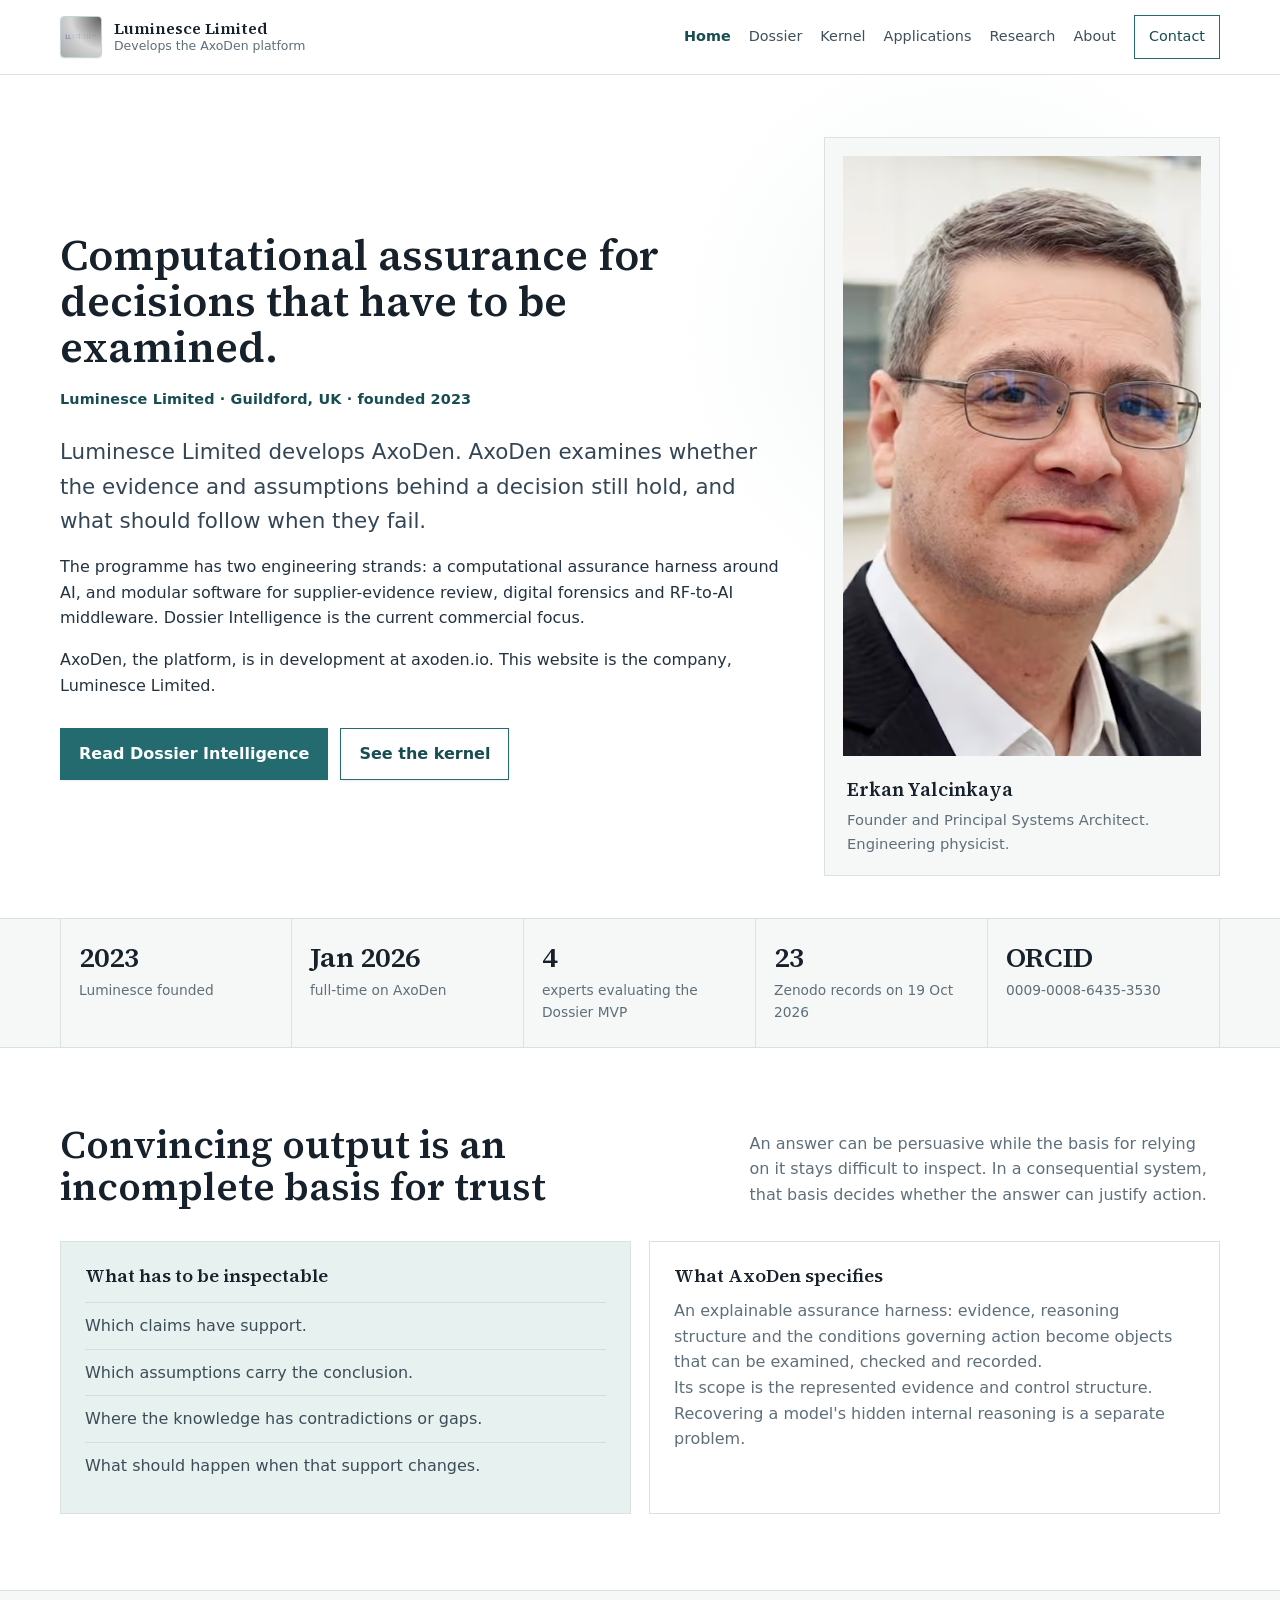
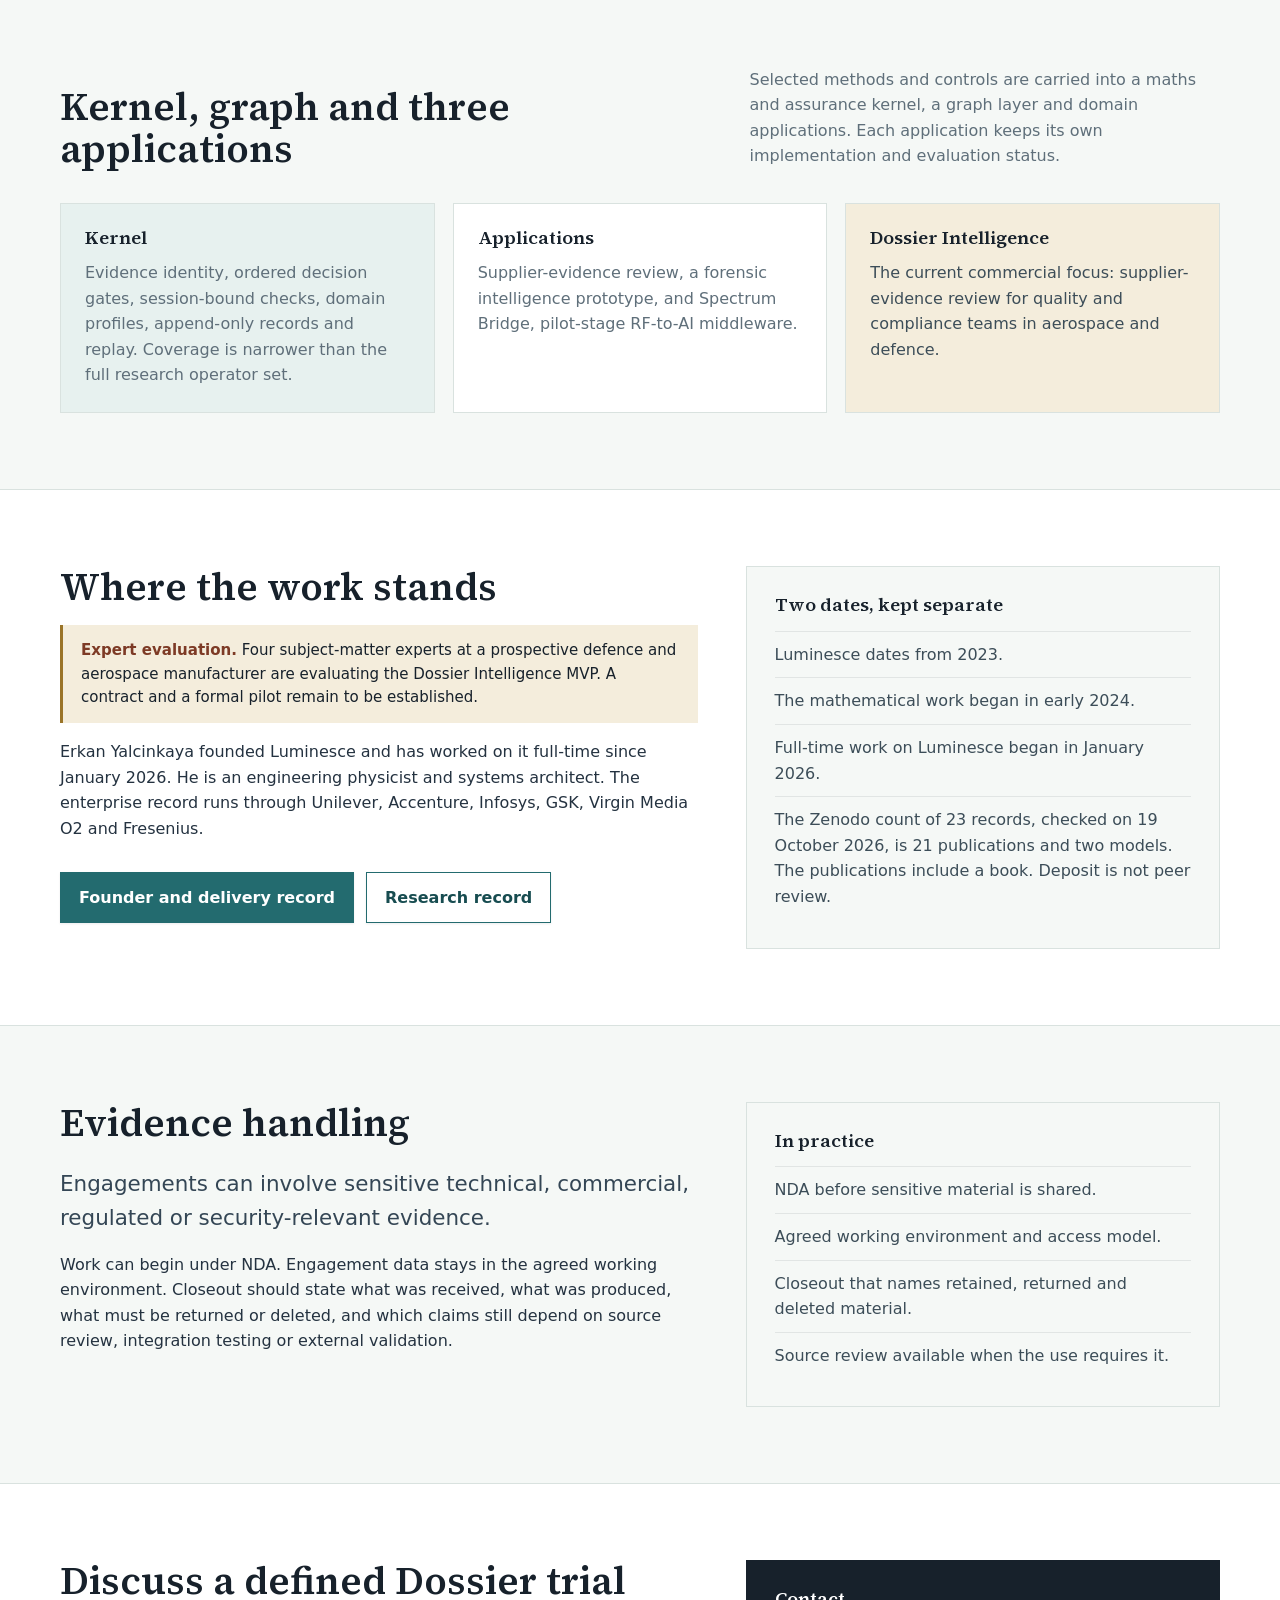
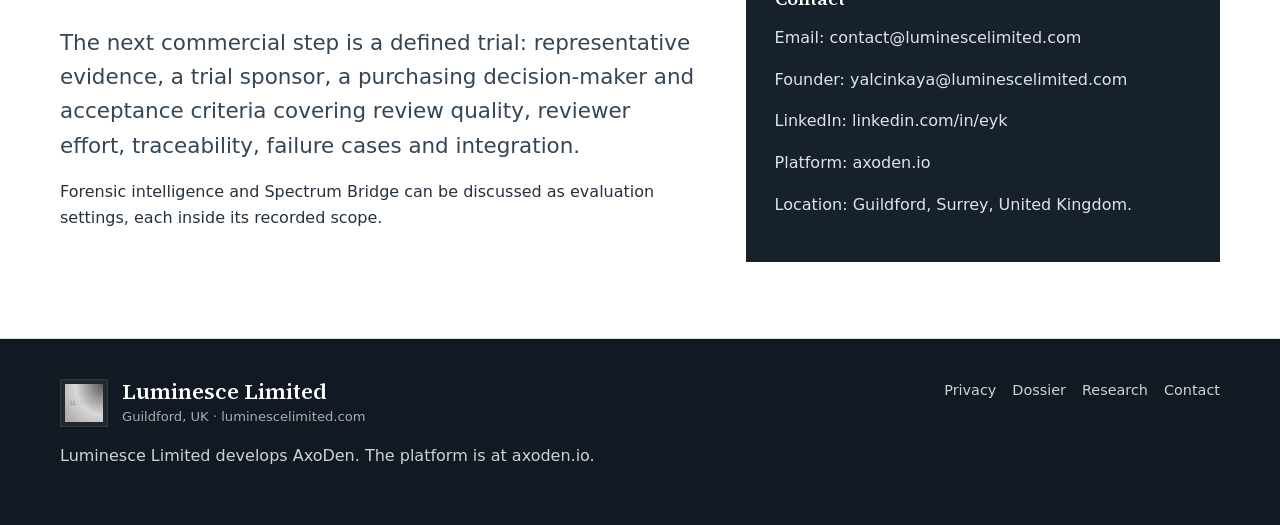
<file: index.html>
<!DOCTYPE html>
<html lang="en">
<head>
  <meta charset="UTF-8" />
  <meta name="viewport" content="width=device-width, initial-scale=1.0" />
  <title>Luminesce Limited | Computational assurance</title>
  <meta name="description" content="Luminesce Limited develops AxoDen, computational assurance software for consequential decisions. Dossier Intelligence is the commercial focus." />
  <link rel="canonical" href="https://luminescelimited.com/" />
  <meta property="og:type" content="website" />
  <meta property="og:site_name" content="Luminesce Limited" />
  <meta property="og:title" content="Luminesce Limited | Computational assurance" />
  <meta property="og:description" content="Luminesce Limited develops AxoDen, computational assurance software for consequential decisions. Dossier Intelligence is the commercial focus." />
  <meta property="og:url" content="https://luminescelimited.com/" />
  <meta property="og:image" content="https://luminescelimited.com/luminesce-logo.png" />
  <meta name="twitter:card" content="summary" />
  <meta name="twitter:title" content="Luminesce Limited | Computational assurance" />
  <meta name="twitter:description" content="Luminesce Limited develops AxoDen. Dossier Intelligence is the commercial focus." />
  <meta name="twitter:image" content="https://luminescelimited.com/luminesce-logo.png" />
  <link rel="icon" href="./favicon-32.png" />
  <link rel="preload" as="font" href="./source-serif-4-latin-600-normal.woff2" type="font/woff2" crossorigin />
  <link rel="stylesheet" href="./shared.css?v=11" />
</head>
<body>
  <a class="skip-link" href="#main">Skip to content</a>
  <header class="site-header">
    <div class="header-inner">
      <a class="brand" href="./index.html" aria-label="Luminesce Limited home">
        <img class="brand-mark" src="./luminesce-logo.png" alt="" width="42" height="42" />
        <span>
          <span class="brand-name">Luminesce Limited</span>
          <span class="brand-sub">Develops the AxoDen platform</span>
        </span>
      </a>
      <nav class="nav" aria-label="Primary navigation">
        <a class="active" href="./index.html">Home</a>
        <a href="./dossier.html">Dossier</a>
        <a href="./kernel.html">Kernel</a>
        <a href="./applications.html">Applications</a>
        <a href="./research.html">Research</a>
        <a href="./about.html">About</a>
        <a class="nav-cta" href="#contact">Contact</a>
      </nav>
      <button class="hamburger" type="button" aria-label="Open menu" aria-expanded="false" aria-controls="mobile-menu">
        <span class="hamburger-lines"></span>
      </button>
    </div>
    <div class="mobile-overlay" id="mobile-menu">
      <nav aria-label="Mobile navigation">
        <a href="./index.html">Home</a>
        <a href="./dossier.html">Dossier</a>
        <a href="./kernel.html">Kernel</a>
        <a href="./applications.html">Applications</a>
        <a href="./research.html">Research</a>
        <a href="./about.html">About</a>
        <a href="#contact">Contact</a>
      </nav>
    </div>
  </header>

  <main id="main">
    <section class="hero">
      <div>
        <h1>Computational assurance for decisions that have to be examined.</h1>
        <p class="company-line">Luminesce Limited · Guildford, UK · founded 2023</p>
        <p class="lead">Luminesce Limited develops AxoDen. AxoDen examines whether the evidence and assumptions behind a decision still hold, and what should follow when they fail.</p>
        <p>The programme has two engineering strands: a computational assurance harness around AI, and modular software for supplier-evidence review, digital forensics and RF-to-AI middleware. Dossier Intelligence is the current commercial focus.</p>
        <p>AxoDen, the platform, is in development at <a href="https://axoden.io">axoden.io</a>. This website is the company, Luminesce Limited.</p>
        <div class="actions">
          <a class="button" href="./dossier.html">Read Dossier Intelligence</a>
          <a class="button secondary" href="./kernel.html">See the kernel</a>
        </div>
      </div>
      <aside class="founder-card">
        <picture>
          <source type="image/avif" srcset="./founder-erkan-yalcinkaya.avif" />
          <source type="image/webp" srcset="./founder-erkan-yalcinkaya.webp" />
          <img src="./founder-erkan-yalcinkaya.png" alt="Erkan Yalcinkaya, founder of Luminesce Limited" width="600" height="600" loading="eager" fetchpriority="high" />
        </picture>
        <div class="caption">
          <strong>Erkan Yalcinkaya</strong>
          <span>Founder and Principal Systems Architect. Engineering physicist.</span>
        </div>
      </aside>
    </section>

    <section class="proof-strip" aria-label="Company and AxoDen status">
      <div class="proof-inner">
        <div class="metric"><strong>2023</strong><span>Luminesce founded</span></div>
        <div class="metric"><strong>Jan 2026</strong><span>full-time on AxoDen</span></div>
        <div class="metric"><strong>4</strong><span>experts evaluating the Dossier MVP</span></div>
        <div class="metric"><strong>23</strong><span>Zenodo records on 19 Oct 2026</span></div>
        <div class="metric"><strong>ORCID</strong><span><a href="https://orcid.org/0009-0008-6435-3530">0009-0008-6435-3530</a></span></div>
      </div>
    </section>

    <section class="section" id="problem">
      <div class="section-head">
        <div>
          <h2>Convincing output is an incomplete basis for trust</h2>
        </div>
        <p>An answer can be persuasive while the basis for relying on it stays difficult to inspect. In a consequential system, that basis decides whether the answer can justify action.</p>
      </div>
      <div class="grid two">
        <article class="card tint-teal">
          <h3>What has to be inspectable</h3>
          <ul>
            <li>Which claims have support.</li>
            <li>Which assumptions carry the conclusion.</li>
            <li>Where the knowledge has contradictions or gaps.</li>
            <li>What should happen when that support changes.</li>
          </ul>
        </article>
        <article class="card">
          <h3>What AxoDen specifies</h3>
          <p>An explainable assurance harness: evidence, reasoning structure and the conditions governing action become objects that can be examined, checked and recorded.</p>
          <p>Its scope is the represented evidence and control structure. Recovering a model's hidden internal reasoning is a separate problem.</p>
        </article>
      </div>
    </section>

    <section class="section-band">
      <div class="section">
        <div class="section-head">
          <div>
            <h2>Kernel, graph and three applications</h2>
          </div>
          <p>Selected methods and controls are carried into a maths and assurance kernel, a graph layer and domain applications. Each application keeps its own implementation and evaluation status.</p>
        </div>
        <div class="grid three">
          <a class="card tint-teal" href="./kernel.html">
            <h3>Kernel</h3>
            <p>Evidence identity, ordered decision gates, session-bound checks, domain profiles, append-only records and replay. Coverage is narrower than the full research operator set.</p>
          </a>
          <a class="card" href="./applications.html">
            <h3>Applications</h3>
            <p>Supplier-evidence review, a forensic intelligence prototype, and Spectrum Bridge, pilot-stage RF-to-AI middleware.</p>
          </a>
          <a class="card tint-gold" href="./dossier.html">
            <h3>Dossier Intelligence</h3>
            <p>The current commercial focus: supplier-evidence review for quality and compliance teams in aerospace and defence.</p>
          </a>
        </div>
      </div>
    </section>

    <section class="section split" id="founder">
      <div>
        <h2>Where the work stands</h2>
        <p class="notice"><strong>Expert evaluation.</strong> Four subject-matter experts at a prospective defence and aerospace manufacturer are evaluating the Dossier Intelligence MVP. A contract and a formal pilot remain to be established.</p>
        <p>Erkan Yalcinkaya founded Luminesce and has worked on it full-time since January 2026. He is an engineering physicist and systems architect. The enterprise record runs through Unilever, Accenture, Infosys, GSK, Virgin Media O2 and Fresenius.</p>
        <div class="actions">
          <a class="button" href="./about.html">Founder and delivery record</a>
          <a class="button secondary" href="./research.html">Research record</a>
        </div>
      </div>
      <aside class="panel">
        <h3>Two dates, kept separate</h3>
        <ul class="feature-list">
          <li>Luminesce dates from 2023.</li>
          <li>The mathematical work began in early 2024.</li>
          <li>Full-time work on Luminesce began in January 2026.</li>
          <li>The Zenodo count of 23 records, checked on 19 October 2026, is 21 publications and two models. The publications include a book. Deposit is not peer review.</li>
        </ul>
      </aside>
    </section>

    <section class="section-band">
      <div class="section split">
        <div>
          <h2>Evidence handling</h2>
          <p class="lead">Engagements can involve sensitive technical, commercial, regulated or security-relevant evidence.</p>
          <p>Work can begin under NDA. Engagement data stays in the agreed working environment. Closeout should state what was received, what was produced, what must be returned or deleted, and which claims still depend on source review, integration testing or external validation.</p>
        </div>
        <aside class="panel">
          <h3>In practice</h3>
          <ul class="feature-list">
            <li>NDA before sensitive material is shared.</li>
            <li>Agreed working environment and access model.</li>
            <li>Closeout that names retained, returned and deleted material.</li>
            <li>Source review available when the use requires it.</li>
          </ul>
        </aside>
      </div>
    </section>

    <section class="section split" id="contact">
      <div>
        <h2>Discuss a defined Dossier trial</h2>
        <p class="lead">The next commercial step is a defined trial: representative evidence, a trial sponsor, a purchasing decision-maker and acceptance criteria covering review quality, reviewer effort, traceability, failure cases and integration.</p>
        <p>Forensic intelligence and Spectrum Bridge can be discussed as evaluation settings, each inside its recorded scope.</p>
      </div>
      <aside class="panel dark">
        <h3>Contact</h3>
        <p>Email: <a href="mailto:contact@luminescelimited.com">contact@luminescelimited.com</a></p>
        <p>Founder: <a href="mailto:yalcinkaya@luminescelimited.com">yalcinkaya@luminescelimited.com</a></p>
        <p>LinkedIn: <a href="https://www.linkedin.com/in/eyk">linkedin.com/in/eyk</a></p>
        <p>Platform: <a href="https://axoden.io">axoden.io</a></p>
        <p>Location: Guildford, Surrey, United Kingdom.</p>
      </aside>
    </section>
  </main>

  <footer class="site-footer">
    <div class="footer-inner">
      <div>
        <div class="footer-brand">
          <img src="./luminesce-logo.png" alt="Luminesce Limited" width="48" height="48" loading="lazy" />
          <span>
            <strong>Luminesce Limited</strong>
            <span>Guildford, UK · luminescelimited.com</span>
          </span>
        </div>
        <p>Luminesce Limited develops AxoDen. The platform is at <a href="https://axoden.io">axoden.io</a>.</p>
      </div>
      <div class="footer-links">
        <a href="./privacy.html">Privacy</a>
        <a href="./dossier.html">Dossier</a>
        <a href="./research.html">Research</a>
        <a href="#contact">Contact</a>
      </div>
    </div>
  </footer>
  <script defer src="./script.js?v=1"></script>
</body>
</html>
</file>
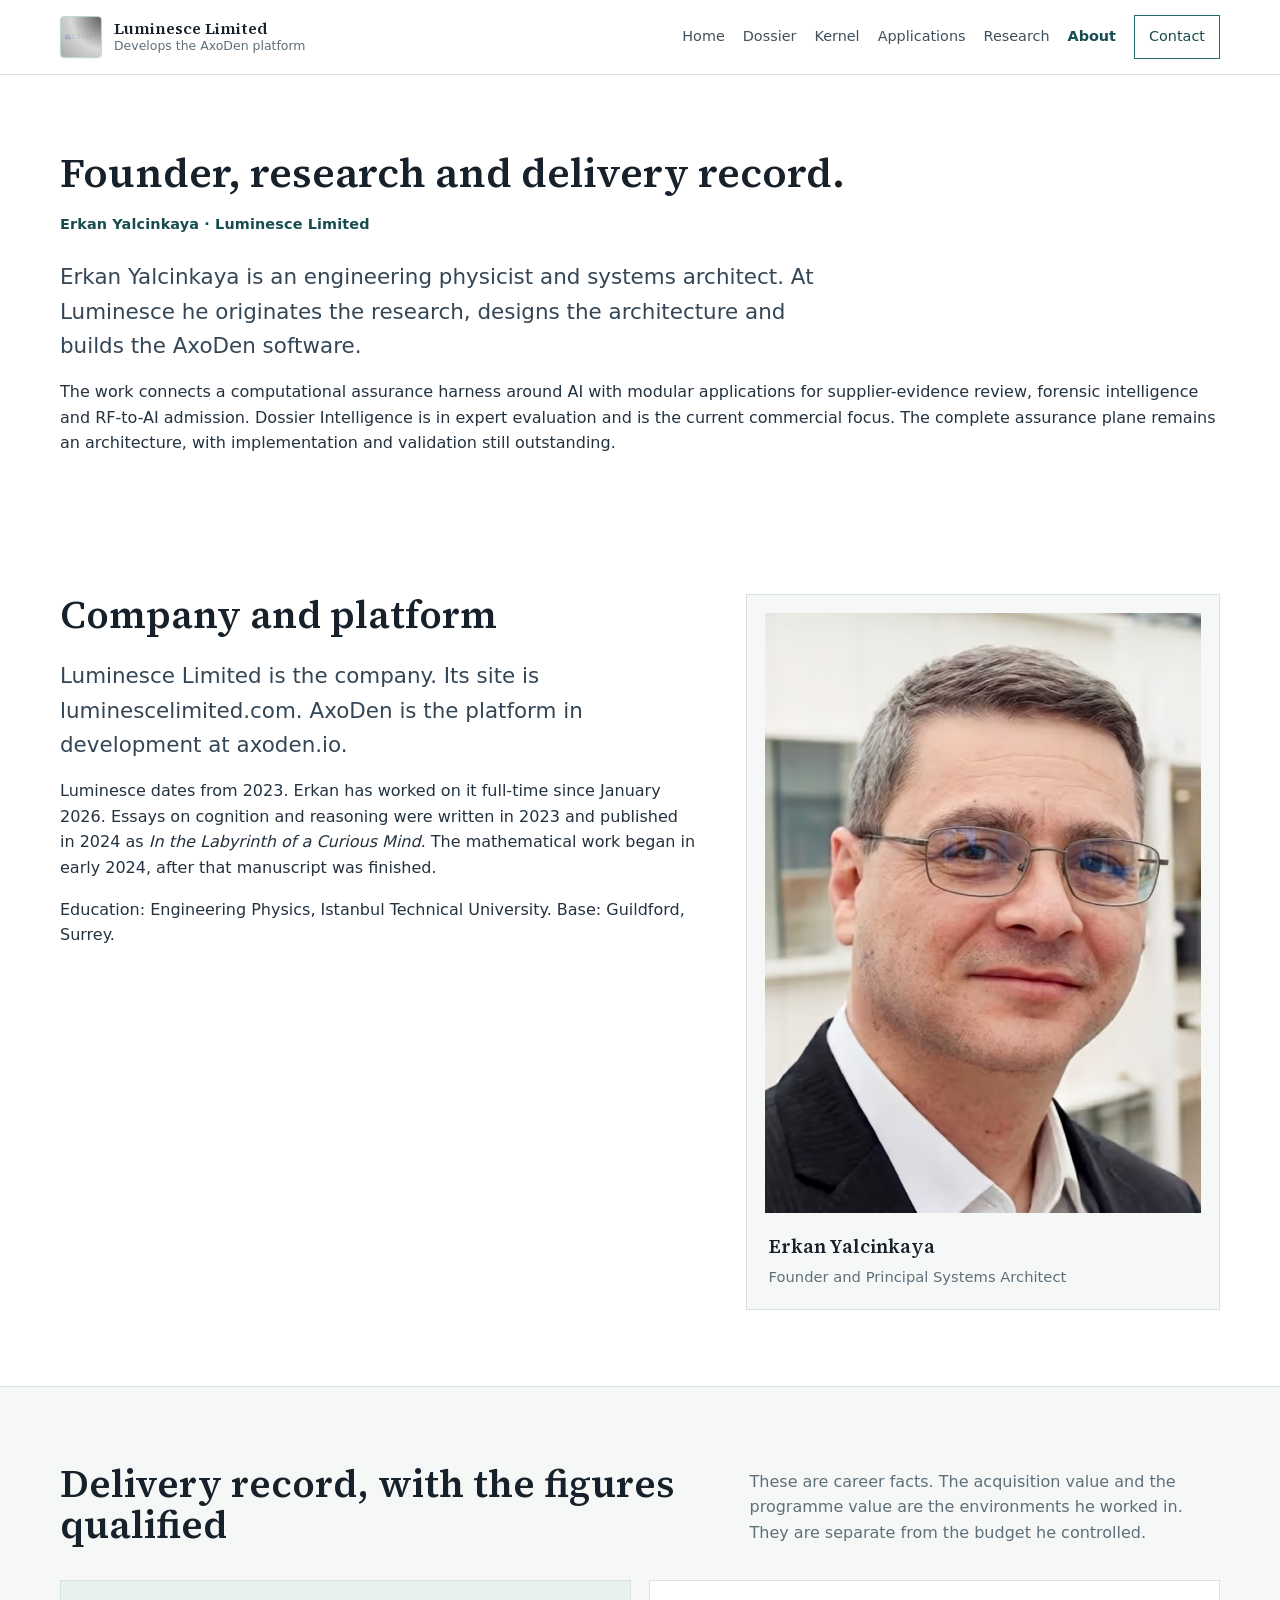
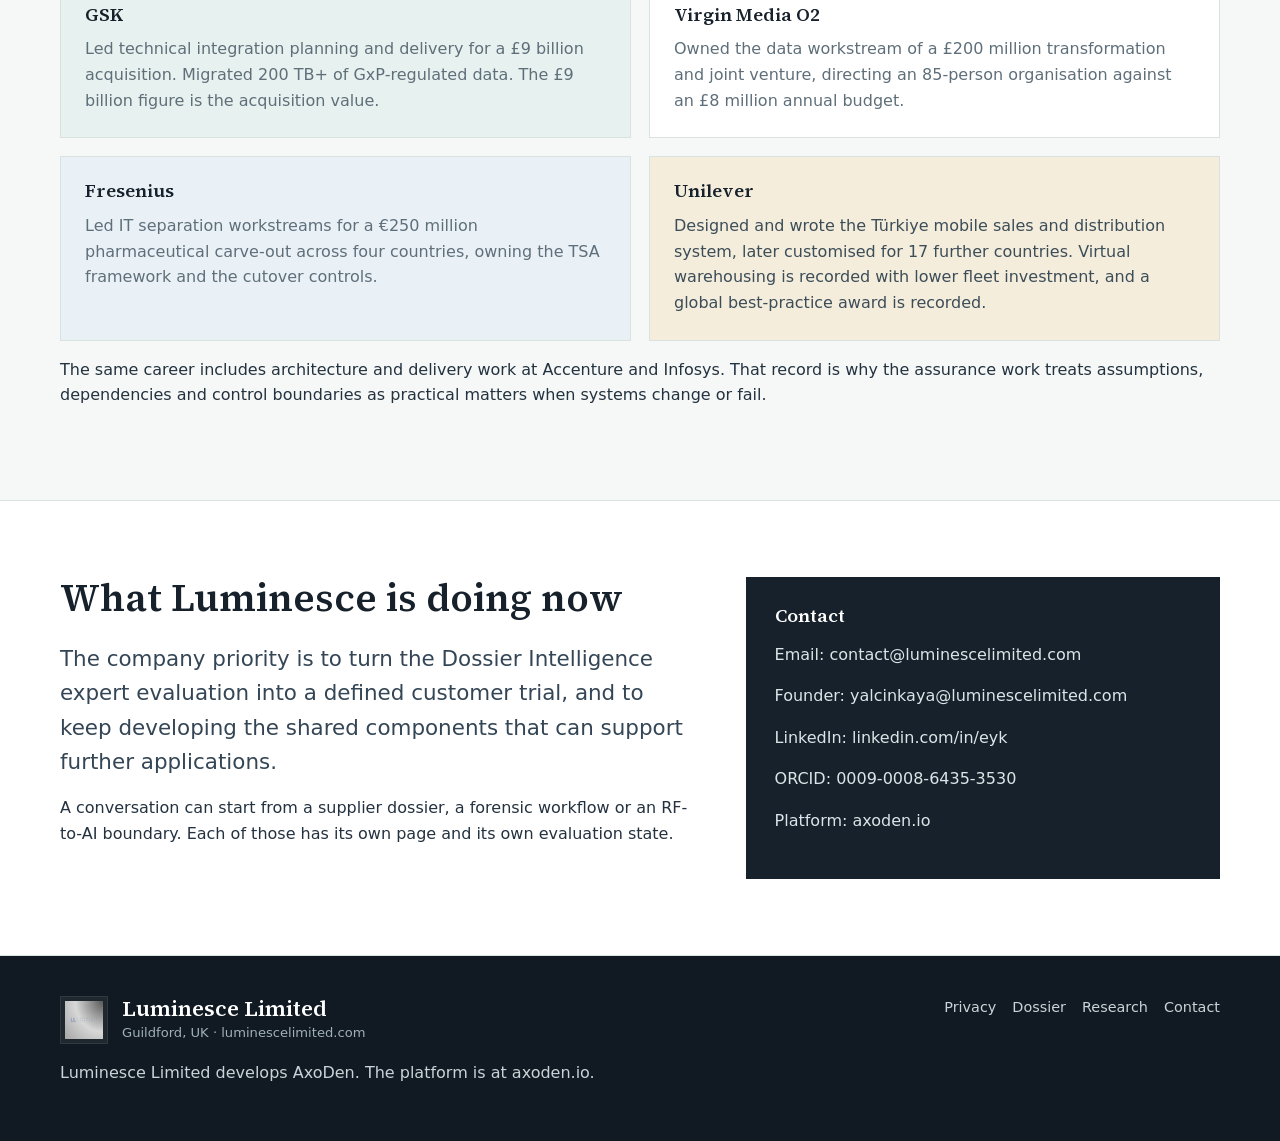
<file: about.html>
<!DOCTYPE html>
<html lang="en">
<head>
  <meta charset="UTF-8" />
  <meta name="viewport" content="width=device-width, initial-scale=1.0" />
  <title>About | Luminesce Limited</title>
  <meta name="description" content="Erkan Yalcinkaya, founder of Luminesce Limited. Engineering physicist and systems architect. Full-time on AxoDen since January 2026." />
  <link rel="canonical" href="https://luminescelimited.com/about.html" />
  <meta property="og:type" content="website" />
  <meta property="og:site_name" content="Luminesce Limited" />
  <meta property="og:title" content="About | Luminesce Limited" />
  <meta property="og:description" content="Erkan Yalcinkaya, founder of Luminesce Limited. Engineering physicist and systems architect. Full-time on AxoDen since January 2026." />
  <meta property="og:url" content="https://luminescelimited.com/about.html" />
  <meta property="og:image" content="https://luminescelimited.com/founder-erkan-yalcinkaya.png" />
  <meta name="twitter:card" content="summary" />
  <meta name="twitter:title" content="About | Luminesce Limited" />
  <meta name="twitter:description" content="Founder Erkan Yalcinkaya. Full-time on AxoDen since January 2026." />
  <meta name="twitter:image" content="https://luminescelimited.com/founder-erkan-yalcinkaya.png" />
  <link rel="icon" href="./favicon-32.png" />
  <link rel="preload" as="font" href="./source-serif-4-latin-600-normal.woff2" type="font/woff2" crossorigin />
  <link rel="stylesheet" href="./shared.css?v=11" />
</head>
<body>
  <a class="skip-link" href="#main">Skip to content</a>
  <header class="site-header">
    <div class="header-inner">
      <a class="brand" href="./index.html" aria-label="Luminesce Limited home">
        <img class="brand-mark" src="./luminesce-logo.png" alt="" width="42" height="42" />
        <span>
          <span class="brand-name">Luminesce Limited</span>
          <span class="brand-sub">Develops the AxoDen platform</span>
        </span>
      </a>
      <nav class="nav" aria-label="Primary navigation">
        <a href="./index.html">Home</a>
        <a href="./dossier.html">Dossier</a>
        <a href="./kernel.html">Kernel</a>
        <a href="./applications.html">Applications</a>
        <a href="./research.html">Research</a>
        <a class="active" href="./about.html">About</a>
        <a class="nav-cta" href="./index.html#contact">Contact</a>
      </nav>
      <button class="hamburger" type="button" aria-label="Open menu" aria-expanded="false" aria-controls="mobile-menu">
        <span class="hamburger-lines"></span>
      </button>
    </div>
    <div class="mobile-overlay" id="mobile-menu">
      <nav aria-label="Mobile navigation">
        <a href="./index.html">Home</a>
        <a href="./dossier.html">Dossier</a>
        <a href="./kernel.html">Kernel</a>
        <a href="./applications.html">Applications</a>
        <a href="./research.html">Research</a>
        <a href="./about.html">About</a>
        <a href="./index.html#contact">Contact</a>
      </nav>
    </div>
  </header>

  <main id="main">
    <section class="page-hero wide">
      <h1>Founder, research and delivery record.</h1>
      <p class="company-line">Erkan Yalcinkaya · Luminesce Limited</p>
      <p class="lead">Erkan Yalcinkaya is an engineering physicist and systems architect. At Luminesce he originates the research, designs the architecture and builds the AxoDen software.</p>
      <p>The work connects a computational assurance harness around AI with modular applications for supplier-evidence review, forensic intelligence and RF-to-AI admission. Dossier Intelligence is in expert evaluation and is the current commercial focus. The complete assurance plane remains an architecture, with implementation and validation still outstanding.</p>
    </section>

    <section class="section split">
      <div>
        <h2>Company and platform</h2>
        <p class="lead">Luminesce Limited is the company. Its site is luminescelimited.com. AxoDen is the platform in development at <a href="https://axoden.io">axoden.io</a>.</p>
        <p>Luminesce dates from 2023. Erkan has worked on it full-time since January 2026. Essays on cognition and reasoning were written in 2023 and published in 2024 as <cite>In the Labyrinth of a Curious Mind</cite>. The mathematical work began in early 2024, after that manuscript was finished.</p>
        <p>Education: Engineering Physics, Istanbul Technical University. Base: Guildford, Surrey.</p>
      </div>
      <aside class="founder-card">
        <picture>
          <source type="image/avif" srcset="./founder-erkan-yalcinkaya.avif" />
          <source type="image/webp" srcset="./founder-erkan-yalcinkaya.webp" />
          <img src="./founder-erkan-yalcinkaya.png" alt="Erkan Yalcinkaya" width="600" height="600" loading="lazy" />
        </picture>
        <div class="caption">
          <strong>Erkan Yalcinkaya</strong>
          <span>Founder and Principal Systems Architect</span>
        </div>
      </aside>
    </section>

    <section class="section-band">
      <div class="section">
        <div class="section-head">
          <div><h2>Delivery record, with the figures qualified</h2></div>
          <p>These are career facts. The acquisition value and the programme value are the environments he worked in. They are separate from the budget he controlled.</p>
        </div>
        <div class="grid two">
          <article class="card tint-teal">
            <h3>GSK</h3>
            <p>Led technical integration planning and delivery for a £9 billion acquisition. Migrated 200 TB+ of GxP-regulated data. The £9 billion figure is the acquisition value.</p>
          </article>
          <article class="card">
            <h3>Virgin Media O2</h3>
            <p>Owned the data workstream of a £200 million transformation and joint venture, directing an 85-person organisation against an £8 million annual budget.</p>
          </article>
          <article class="card tint-blue">
            <h3>Fresenius</h3>
            <p>Led IT separation workstreams for a €250 million pharmaceutical carve-out across four countries, owning the TSA framework and the cutover controls.</p>
          </article>
          <article class="card tint-gold">
            <h3>Unilever</h3>
            <p>Designed and wrote the Türkiye mobile sales and distribution system, later customised for 17 further countries. Virtual warehousing is recorded with lower fleet investment, and a global best-practice award is recorded.</p>
          </article>
        </div>
        <p>The same career includes architecture and delivery work at Accenture and Infosys. That record is why the assurance work treats assumptions, dependencies and control boundaries as practical matters when systems change or fail.</p>
      </div>
    </section>

    <section class="section split">
      <div>
        <h2>What Luminesce is doing now</h2>
        <p class="lead">The company priority is to turn the Dossier Intelligence expert evaluation into a defined customer trial, and to keep developing the shared components that can support further applications.</p>
        <p>A conversation can start from a supplier dossier, a forensic workflow or an RF-to-AI boundary. Each of those has its own page and its own evaluation state.</p>
      </div>
      <aside class="panel dark">
        <h3>Contact</h3>
        <p>Email: <a href="mailto:contact@luminescelimited.com">contact@luminescelimited.com</a></p>
        <p>Founder: <a href="mailto:yalcinkaya@luminescelimited.com">yalcinkaya@luminescelimited.com</a></p>
        <p>LinkedIn: <a href="https://www.linkedin.com/in/eyk">linkedin.com/in/eyk</a></p>
        <p>ORCID: <a href="https://orcid.org/0009-0008-6435-3530">0009-0008-6435-3530</a></p>
        <p>Platform: <a href="https://axoden.io">axoden.io</a></p>
      </aside>
    </section>
  </main>

  <footer class="site-footer">
    <div class="footer-inner">
      <div>
        <div class="footer-brand">
          <img src="./luminesce-logo.png" alt="Luminesce Limited" width="48" height="48" loading="lazy" />
          <span>
            <strong>Luminesce Limited</strong>
            <span>Guildford, UK · luminescelimited.com</span>
          </span>
        </div>
        <p>Luminesce Limited develops AxoDen. The platform is at <a href="https://axoden.io">axoden.io</a>.</p>
      </div>
      <div class="footer-links">
        <a href="./privacy.html">Privacy</a>
        <a href="./dossier.html">Dossier</a>
        <a href="./research.html">Research</a>
        <a href="./index.html#contact">Contact</a>
      </div>
    </div>
  </footer>
  <script defer src="./script.js?v=1"></script>
</body>
</html>
</file>
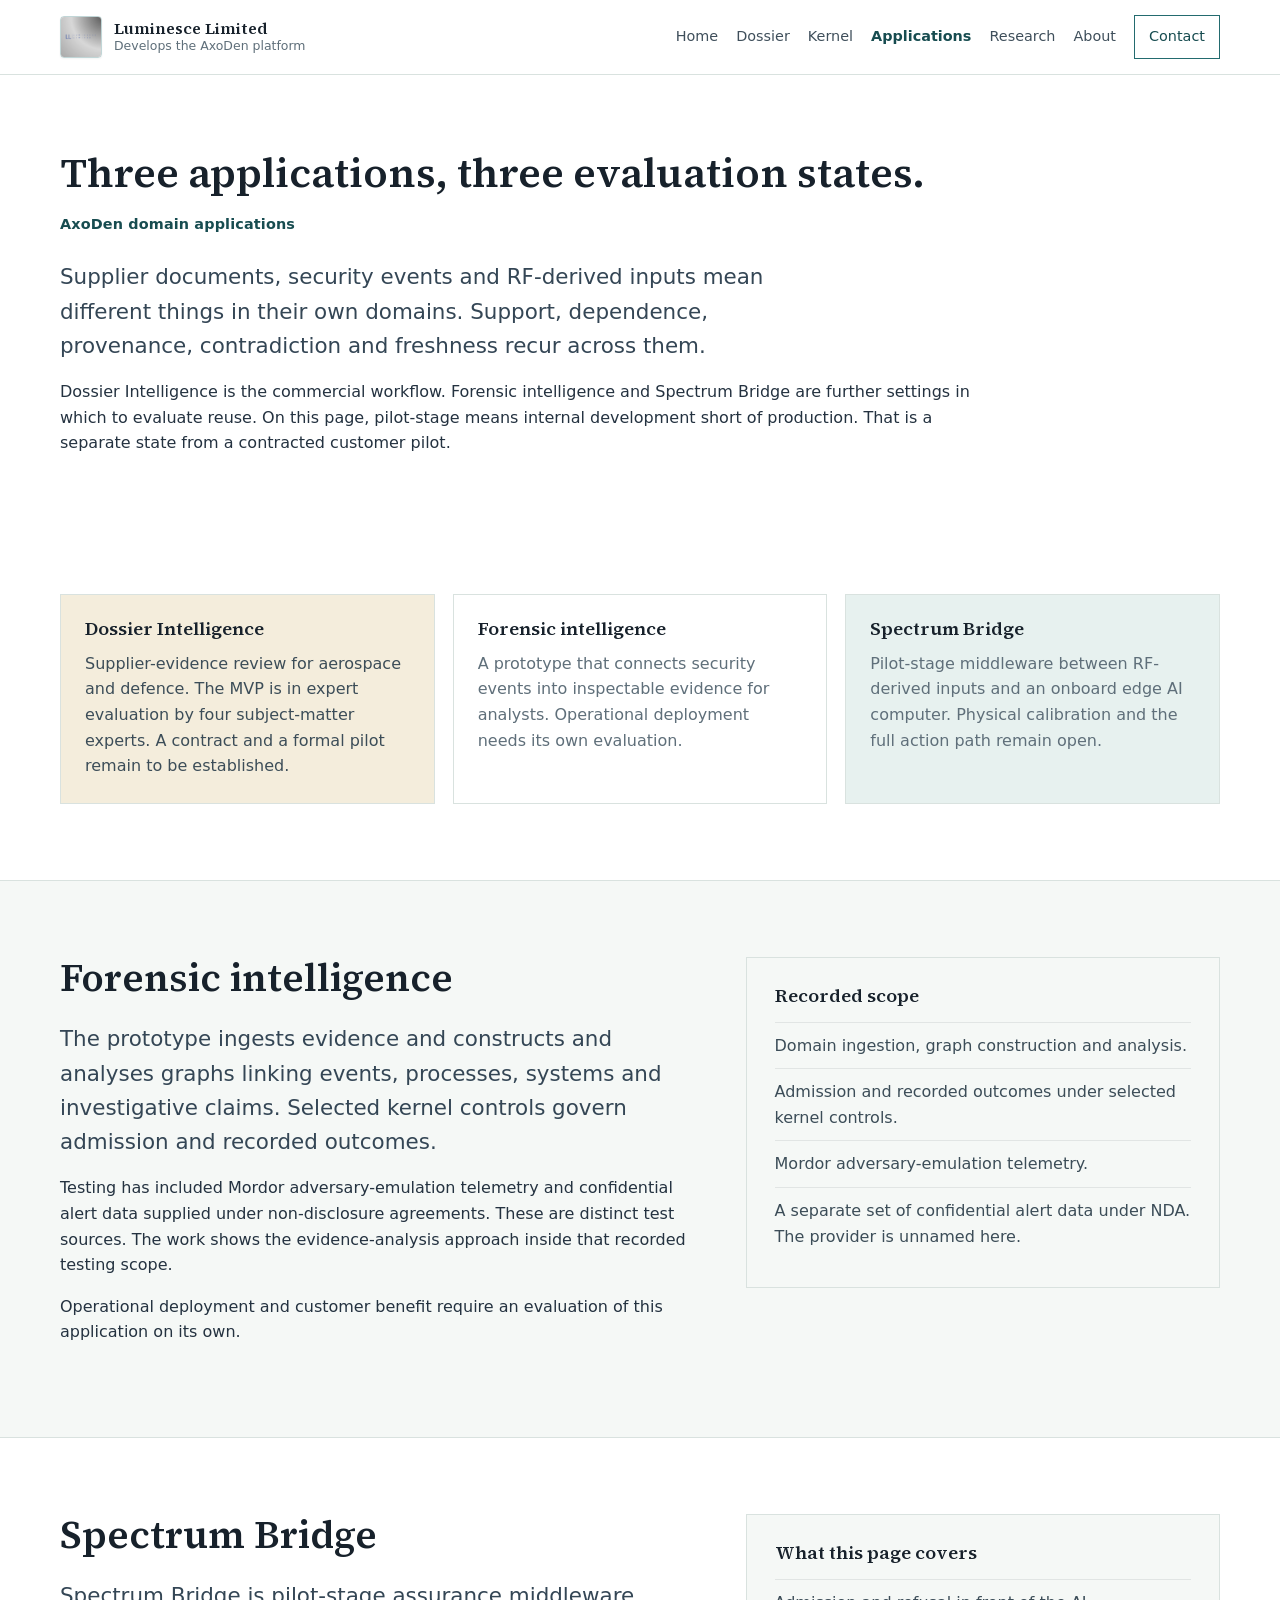
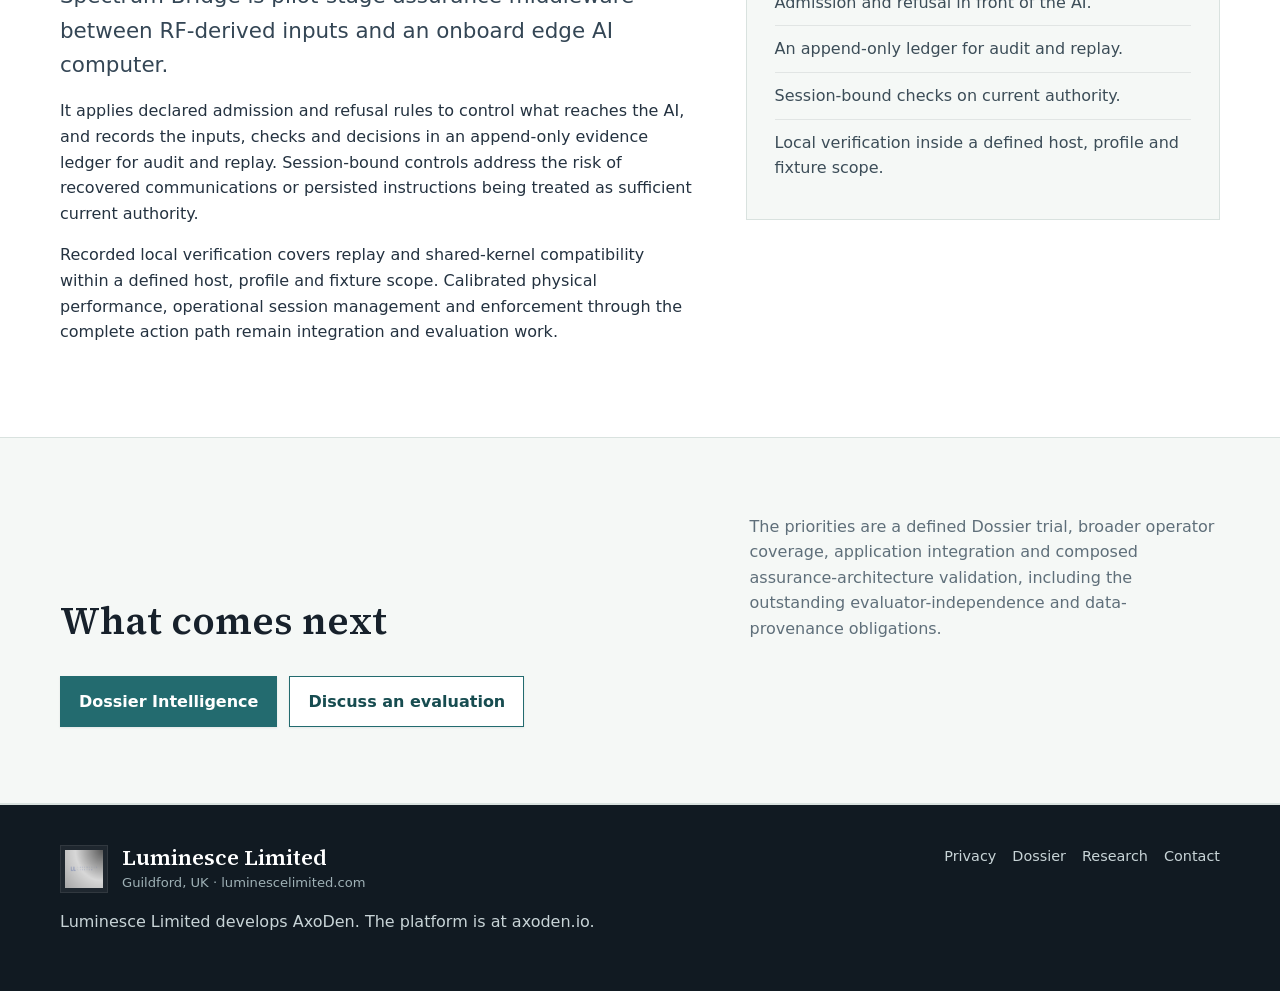
<file: applications.html>
<!DOCTYPE html>
<html lang="en">
<head>
  <meta charset="UTF-8" />
  <meta name="viewport" content="width=device-width, initial-scale=1.0" />
  <title>AxoDen applications | Luminesce Limited</title>
  <meta name="description" content="Dossier Intelligence is in expert evaluation. Forensic intelligence is a prototype. Spectrum Bridge is pilot-stage RF-to-AI middleware." />
  <link rel="canonical" href="https://luminescelimited.com/applications.html" />
  <meta property="og:type" content="website" />
  <meta property="og:site_name" content="Luminesce Limited" />
  <meta property="og:title" content="AxoDen applications | Luminesce Limited" />
  <meta property="og:description" content="Dossier Intelligence is in expert evaluation. Forensic intelligence is a prototype. Spectrum Bridge is pilot-stage RF-to-AI middleware." />
  <meta property="og:url" content="https://luminescelimited.com/applications.html" />
  <meta property="og:image" content="https://luminescelimited.com/luminesce-logo.png" />
  <meta name="twitter:card" content="summary" />
  <meta name="twitter:title" content="AxoDen applications | Luminesce Limited" />
  <meta name="twitter:description" content="Dossier Intelligence, a forensic prototype, and pilot-stage Spectrum Bridge." />
  <meta name="twitter:image" content="https://luminescelimited.com/luminesce-logo.png" />
  <link rel="icon" href="./favicon-32.png" />
  <link rel="preload" as="font" href="./source-serif-4-latin-600-normal.woff2" type="font/woff2" crossorigin />
  <link rel="stylesheet" href="./shared.css?v=11" />
</head>
<body>
  <a class="skip-link" href="#main">Skip to content</a>
  <header class="site-header">
    <div class="header-inner">
      <a class="brand" href="./index.html" aria-label="Luminesce Limited home">
        <img class="brand-mark" src="./luminesce-logo.png" alt="" width="42" height="42" />
        <span>
          <span class="brand-name">Luminesce Limited</span>
          <span class="brand-sub">Develops the AxoDen platform</span>
        </span>
      </a>
      <nav class="nav" aria-label="Primary navigation">
        <a href="./index.html">Home</a>
        <a href="./dossier.html">Dossier</a>
        <a href="./kernel.html">Kernel</a>
        <a class="active" href="./applications.html">Applications</a>
        <a href="./research.html">Research</a>
        <a href="./about.html">About</a>
        <a class="nav-cta" href="./index.html#contact">Contact</a>
      </nav>
      <button class="hamburger" type="button" aria-label="Open menu" aria-expanded="false" aria-controls="mobile-menu">
        <span class="hamburger-lines"></span>
      </button>
    </div>
    <div class="mobile-overlay" id="mobile-menu">
      <nav aria-label="Mobile navigation">
        <a href="./index.html">Home</a>
        <a href="./dossier.html">Dossier</a>
        <a href="./kernel.html">Kernel</a>
        <a href="./applications.html">Applications</a>
        <a href="./research.html">Research</a>
        <a href="./about.html">About</a>
        <a href="./index.html#contact">Contact</a>
      </nav>
    </div>
  </header>

  <main id="main">
    <section class="page-hero">
      <h1>Three applications, three evaluation states.</h1>
      <p class="company-line">AxoDen domain applications</p>
      <p class="lead">Supplier documents, security events and RF-derived inputs mean different things in their own domains. Support, dependence, provenance, contradiction and freshness recur across them.</p>
      <p>Dossier Intelligence is the commercial workflow. Forensic intelligence and Spectrum Bridge are further settings in which to evaluate reuse. On this page, pilot-stage means internal development short of production. That is a separate state from a contracted customer pilot.</p>
    </section>

    <section class="section">
      <div class="grid three">
        <a class="card tint-gold" href="./dossier.html">
          <h3>Dossier Intelligence</h3>
          <p>Supplier-evidence review for aerospace and defence. The MVP is in expert evaluation by four subject-matter experts. A contract and a formal pilot remain to be established.</p>
        </a>
        <a class="card" href="#forensics">
          <h3>Forensic intelligence</h3>
          <p>A prototype that connects security events into inspectable evidence for analysts. Operational deployment needs its own evaluation.</p>
        </a>
        <a class="card tint-teal" href="#spectrum-bridge">
          <h3>Spectrum Bridge</h3>
          <p>Pilot-stage middleware between RF-derived inputs and an onboard edge AI computer. Physical calibration and the full action path remain open.</p>
        </a>
      </div>
    </section>

    <section class="section-band" id="forensics">
      <div class="section split">
        <div>
          <h2>Forensic intelligence</h2>
          <p class="lead">The prototype ingests evidence and constructs and analyses graphs linking events, processes, systems and investigative claims. Selected kernel controls govern admission and recorded outcomes.</p>
          <p>Testing has included Mordor adversary-emulation telemetry and confidential alert data supplied under non-disclosure agreements. These are distinct test sources. The work shows the evidence-analysis approach inside that recorded testing scope.</p>
          <p>Operational deployment and customer benefit require an evaluation of this application on its own.</p>
        </div>
        <aside class="panel">
          <h3>Recorded scope</h3>
          <ul class="feature-list">
            <li>Domain ingestion, graph construction and analysis.</li>
            <li>Admission and recorded outcomes under selected kernel controls.</li>
            <li>Mordor adversary-emulation telemetry.</li>
            <li>A separate set of confidential alert data under NDA. The provider is unnamed here.</li>
          </ul>
        </aside>
      </div>
    </section>

    <section class="section split" id="spectrum-bridge">
      <div>
        <h2>Spectrum Bridge</h2>
        <p class="lead">Spectrum Bridge is pilot-stage assurance middleware between RF-derived inputs and an onboard edge AI computer.</p>
        <p>It applies declared admission and refusal rules to control what reaches the AI, and records the inputs, checks and decisions in an append-only evidence ledger for audit and replay. Session-bound controls address the risk of recovered communications or persisted instructions being treated as sufficient current authority.</p>
        <p>Recorded local verification covers replay and shared-kernel compatibility within a defined host, profile and fixture scope. Calibrated physical performance, operational session management and enforcement through the complete action path remain integration and evaluation work.</p>
      </div>
      <aside class="panel">
        <h3>What this page covers</h3>
        <ul class="feature-list">
          <li>Admission and refusal in front of the AI.</li>
          <li>An append-only ledger for audit and replay.</li>
          <li>Session-bound checks on current authority.</li>
          <li>Local verification inside a defined host, profile and fixture scope.</li>
        </ul>
      </aside>
    </section>

    <section class="section-band">
      <div class="section">
        <div class="section-head">
          <div><h2>What comes next</h2></div>
          <p>The priorities are a defined Dossier trial, broader operator coverage, application integration and composed assurance-architecture validation, including the outstanding evaluator-independence and data-provenance obligations.</p>
        </div>
        <div class="actions">
          <a class="button" href="./dossier.html">Dossier Intelligence</a>
          <a class="button secondary" href="./index.html#contact">Discuss an evaluation</a>
        </div>
      </div>
    </section>
  </main>

  <footer class="site-footer">
    <div class="footer-inner">
      <div>
        <div class="footer-brand">
          <img src="./luminesce-logo.png" alt="Luminesce Limited" width="48" height="48" loading="lazy" />
          <span>
            <strong>Luminesce Limited</strong>
            <span>Guildford, UK · luminescelimited.com</span>
          </span>
        </div>
        <p>Luminesce Limited develops AxoDen. The platform is at <a href="https://axoden.io">axoden.io</a>.</p>
      </div>
      <div class="footer-links">
        <a href="./privacy.html">Privacy</a>
        <a href="./dossier.html">Dossier</a>
        <a href="./research.html">Research</a>
        <a href="./index.html#contact">Contact</a>
      </div>
    </div>
  </footer>
  <script defer src="./script.js?v=1"></script>
</body>
</html>
</file>
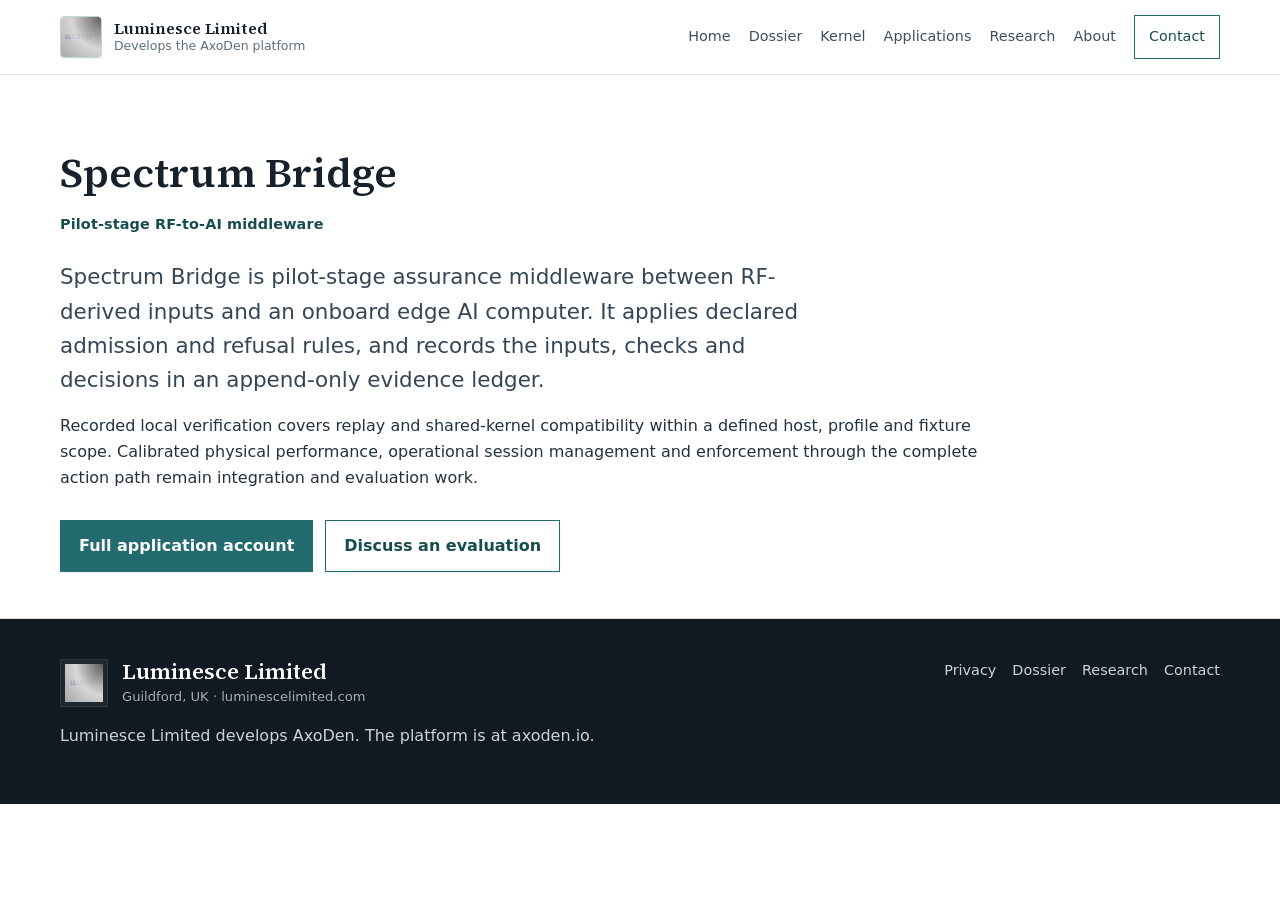
<file: defence.html>
<!DOCTYPE html>
<html lang="en">
<head>
  <meta charset="UTF-8" />
  <meta name="viewport" content="width=device-width, initial-scale=1.0" />
  <meta name="robots" content="noindex" />
  <title>Spectrum Bridge | Luminesce Limited</title>
  <meta name="description" content="Spectrum Bridge is pilot-stage middleware between RF-derived inputs and an onboard edge AI computer, with an append-only evidence ledger." />
  <link rel="canonical" href="https://luminescelimited.com/applications.html" />
  <meta property="og:type" content="website" />
  <meta property="og:site_name" content="Luminesce Limited" />
  <meta property="og:title" content="Spectrum Bridge | Luminesce Limited" />
  <meta property="og:description" content="Pilot-stage middleware between RF-derived inputs and an onboard edge AI computer, with an append-only evidence ledger." />
  <meta property="og:url" content="https://luminescelimited.com/defence.html" />
  <meta property="og:image" content="https://luminescelimited.com/luminesce-logo.png" />
  <meta name="twitter:card" content="summary" />
  <meta name="twitter:title" content="Spectrum Bridge | Luminesce Limited" />
  <meta name="twitter:description" content="Pilot-stage RF-to-AI middleware with an append-only evidence ledger." />
  <meta name="twitter:image" content="https://luminescelimited.com/luminesce-logo.png" />
  <link rel="icon" href="./favicon-32.png" />
  <link rel="preload" as="font" href="./source-serif-4-latin-600-normal.woff2" type="font/woff2" crossorigin />
  <link rel="stylesheet" href="./shared.css?v=11" />
</head>
<body>
  <a class="skip-link" href="#main">Skip to content</a>
  <header class="site-header">
    <div class="header-inner">
      <a class="brand" href="./index.html" aria-label="Luminesce Limited home">
        <img class="brand-mark" src="./luminesce-logo.png" alt="" width="42" height="42" />
        <span>
          <span class="brand-name">Luminesce Limited</span>
          <span class="brand-sub">Develops the AxoDen platform</span>
        </span>
      </a>
      <nav class="nav" aria-label="Primary navigation">
        <a href="./index.html">Home</a>
        <a href="./dossier.html">Dossier</a>
        <a href="./kernel.html">Kernel</a>
        <a href="./applications.html">Applications</a>
        <a href="./research.html">Research</a>
        <a href="./about.html">About</a>
        <a class="nav-cta" href="./index.html#contact">Contact</a>
      </nav>
      <button class="hamburger" type="button" aria-label="Open menu" aria-expanded="false" aria-controls="mobile-menu">
        <span class="hamburger-lines"></span>
      </button>
    </div>
    <div class="mobile-overlay" id="mobile-menu">
      <nav aria-label="Mobile navigation">
        <a href="./index.html">Home</a>
        <a href="./dossier.html">Dossier</a>
        <a href="./kernel.html">Kernel</a>
        <a href="./applications.html">Applications</a>
        <a href="./research.html">Research</a>
        <a href="./about.html">About</a>
        <a href="./index.html#contact">Contact</a>
      </nav>
    </div>
  </header>

  <main id="main">
    <section class="page-hero">
      <h1>Spectrum Bridge</h1>
      <p class="company-line">Pilot-stage RF-to-AI middleware</p>
      <p class="lead">Spectrum Bridge is pilot-stage assurance middleware between RF-derived inputs and an onboard edge AI computer. It applies declared admission and refusal rules, and records the inputs, checks and decisions in an append-only evidence ledger.</p>
      <p>Recorded local verification covers replay and shared-kernel compatibility within a defined host, profile and fixture scope. Calibrated physical performance, operational session management and enforcement through the complete action path remain integration and evaluation work.</p>
      <div class="actions">
        <a class="button" href="./applications.html#spectrum-bridge">Full application account</a>
        <a class="button secondary" href="./index.html#contact">Discuss an evaluation</a>
      </div>
    </section>
  </main>

  <footer class="site-footer">
    <div class="footer-inner">
      <div>
        <div class="footer-brand">
          <img src="./luminesce-logo.png" alt="Luminesce Limited" width="48" height="48" loading="lazy" />
          <span>
            <strong>Luminesce Limited</strong>
            <span>Guildford, UK · luminescelimited.com</span>
          </span>
        </div>
        <p>Luminesce Limited develops AxoDen. The platform is at <a href="https://axoden.io">axoden.io</a>.</p>
      </div>
      <div class="footer-links">
        <a href="./privacy.html">Privacy</a>
        <a href="./dossier.html">Dossier</a>
        <a href="./research.html">Research</a>
        <a href="./index.html#contact">Contact</a>
      </div>
    </div>
  </footer>
  <script defer src="./script.js?v=1"></script>
</body>
</html>
</file>
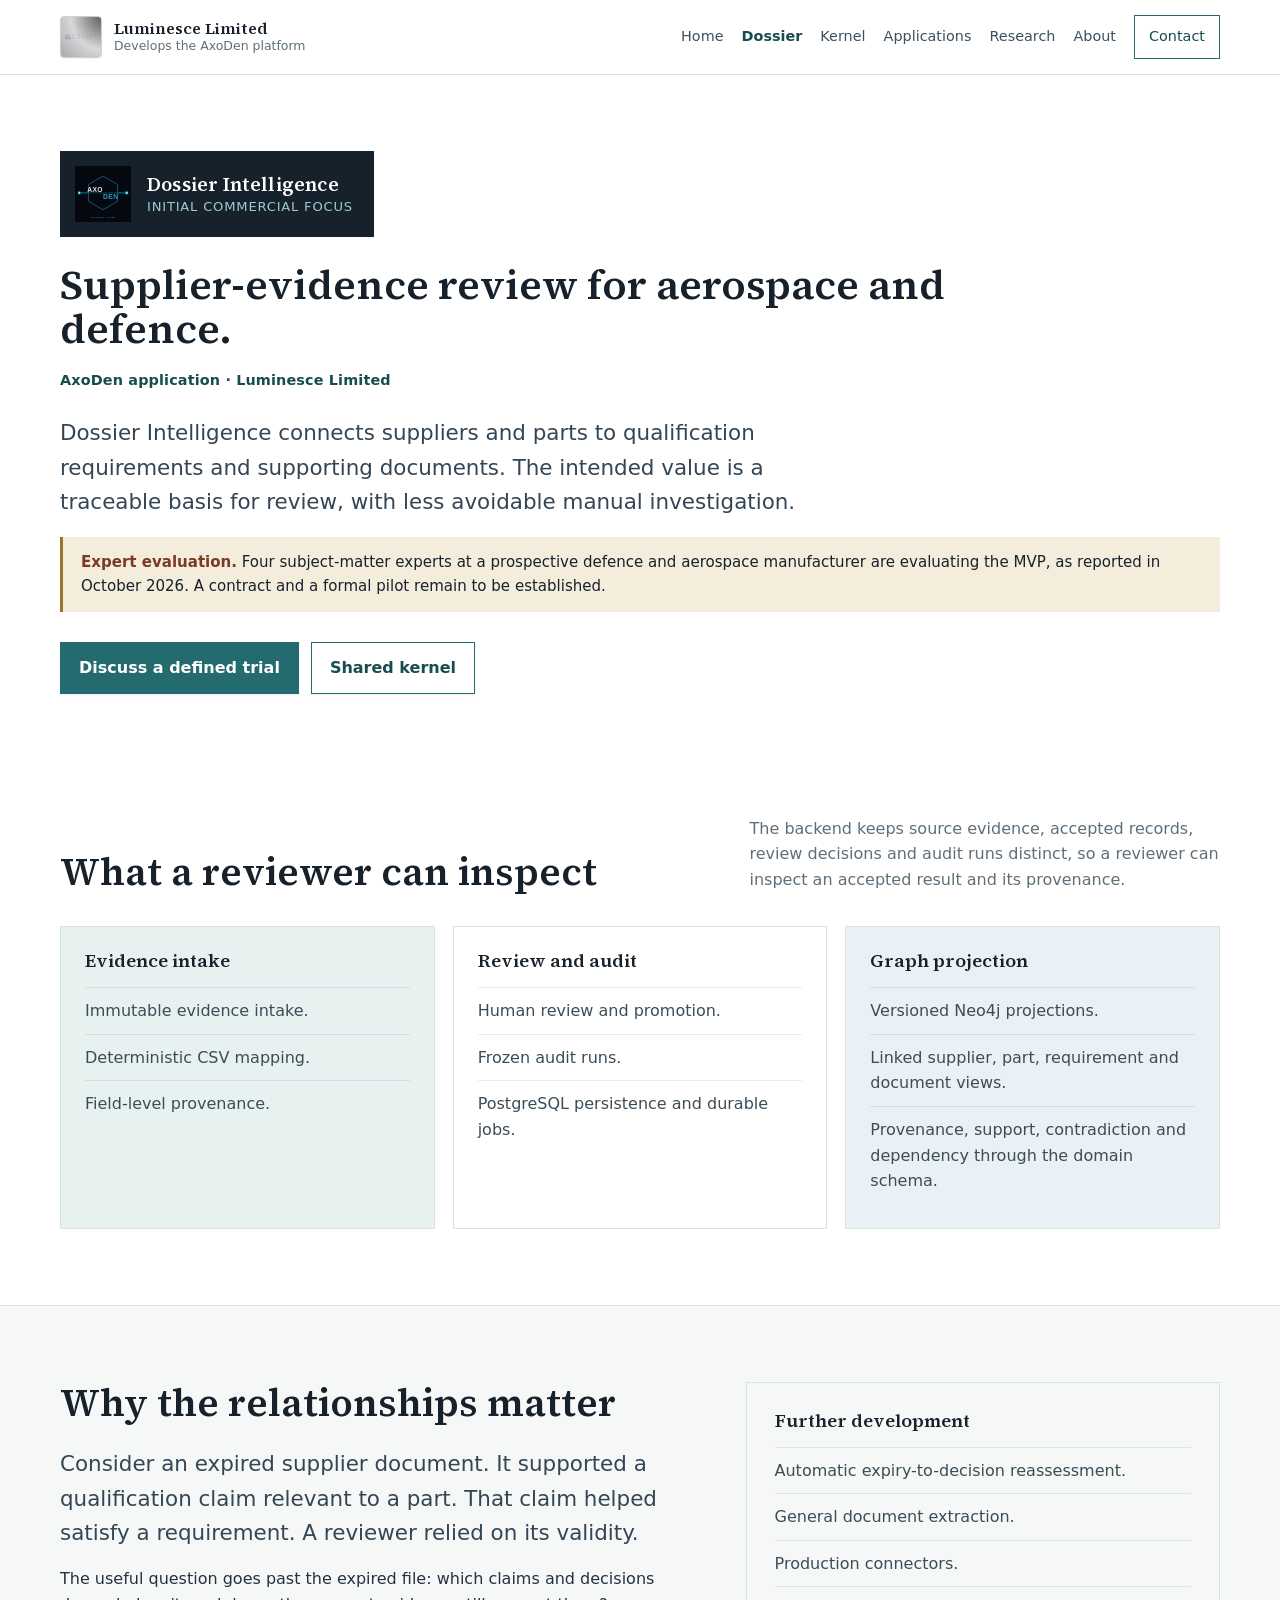
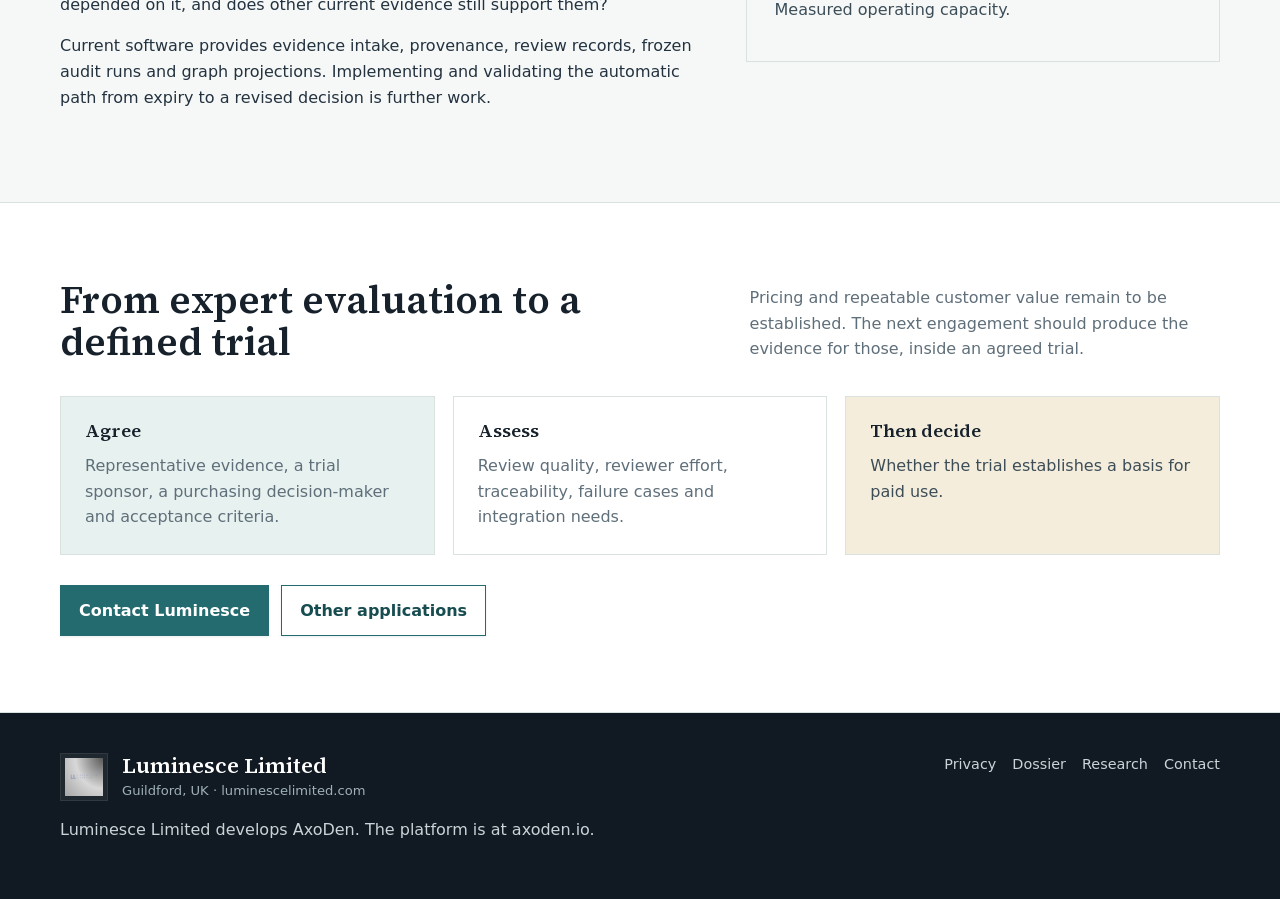
<file: dossier.html>
<!DOCTYPE html>
<html lang="en">
<head>
  <meta charset="UTF-8" />
  <meta name="viewport" content="width=device-width, initial-scale=1.0" />
  <title>Dossier Intelligence | Luminesce Limited</title>
  <meta name="description" content="Dossier Intelligence reviews supplier evidence for aerospace and defence. The MVP is in expert evaluation. A contracted trial is still to be agreed." />
  <link rel="canonical" href="https://luminescelimited.com/dossier.html" />
  <meta property="og:type" content="website" />
  <meta property="og:site_name" content="Luminesce Limited" />
  <meta property="og:title" content="Dossier Intelligence | Luminesce Limited" />
  <meta property="og:description" content="Supplier-evidence review for aerospace and defence. The MVP is in expert evaluation. A contracted trial is still to be agreed." />
  <meta property="og:url" content="https://luminescelimited.com/dossier.html" />
  <meta property="og:image" content="https://luminescelimited.com/luminesce-logo.png" />
  <meta name="twitter:card" content="summary" />
  <meta name="twitter:title" content="Dossier Intelligence | Luminesce Limited" />
  <meta name="twitter:description" content="Supplier-evidence review for aerospace and defence. The MVP is in expert evaluation." />
  <meta name="twitter:image" content="https://luminescelimited.com/luminesce-logo.png" />
  <link rel="icon" href="./favicon-32.png" />
  <link rel="preload" as="font" href="./source-serif-4-latin-600-normal.woff2" type="font/woff2" crossorigin />
  <link rel="stylesheet" href="./shared.css?v=11" />
</head>
<body>
  <a class="skip-link" href="#main">Skip to content</a>
  <header class="site-header">
    <div class="header-inner">
      <a class="brand" href="./index.html" aria-label="Luminesce Limited home">
        <img class="brand-mark" src="./luminesce-logo.png" alt="" width="42" height="42" />
        <span>
          <span class="brand-name">Luminesce Limited</span>
          <span class="brand-sub">Develops the AxoDen platform</span>
        </span>
      </a>
      <nav class="nav" aria-label="Primary navigation">
        <a href="./index.html">Home</a>
        <a class="active" href="./dossier.html">Dossier</a>
        <a href="./kernel.html">Kernel</a>
        <a href="./applications.html">Applications</a>
        <a href="./research.html">Research</a>
        <a href="./about.html">About</a>
        <a class="nav-cta" href="./index.html#contact">Contact</a>
      </nav>
      <button class="hamburger" type="button" aria-label="Open menu" aria-expanded="false" aria-controls="mobile-menu">
        <span class="hamburger-lines"></span>
      </button>
    </div>
    <div class="mobile-overlay" id="mobile-menu">
      <nav aria-label="Mobile navigation">
        <a href="./index.html">Home</a>
        <a href="./dossier.html">Dossier</a>
        <a href="./kernel.html">Kernel</a>
        <a href="./applications.html">Applications</a>
        <a href="./research.html">Research</a>
        <a href="./about.html">About</a>
        <a href="./index.html#contact">Contact</a>
      </nav>
    </div>
  </header>

  <main id="main">
    <section class="page-hero wide">
      <div class="axoden-mark">
        <img src="./axoden-logo.svg" alt="" width="56" height="56" />
        <span class="axoden-mark-text">
          <strong>Dossier Intelligence</strong>
          <span>Initial commercial focus</span>
        </span>
      </div>
      <h1>Supplier-evidence review for aerospace and defence.</h1>
      <p class="company-line">AxoDen application · Luminesce Limited</p>
      <p class="lead">Dossier Intelligence connects suppliers and parts to qualification requirements and supporting documents. The intended value is a traceable basis for review, with less avoidable manual investigation.</p>
      <p class="notice"><strong>Expert evaluation.</strong> Four subject-matter experts at a prospective defence and aerospace manufacturer are evaluating the MVP, as reported in October 2026. A contract and a formal pilot remain to be established.</p>
      <div class="actions">
        <a class="button" href="./index.html#contact">Discuss a defined trial</a>
        <a class="button secondary" href="./kernel.html">Shared kernel</a>
      </div>
    </section>

    <section class="section">
      <div class="section-head">
        <div>
          <h2>What a reviewer can inspect</h2>
        </div>
        <p>The backend keeps source evidence, accepted records, review decisions and audit runs distinct, so a reviewer can inspect an accepted result and its provenance.</p>
      </div>
      <div class="grid three">
        <article class="card tint-teal">
          <h3>Evidence intake</h3>
          <ul>
            <li>Immutable evidence intake.</li>
            <li>Deterministic CSV mapping.</li>
            <li>Field-level provenance.</li>
          </ul>
        </article>
        <article class="card">
          <h3>Review and audit</h3>
          <ul>
            <li>Human review and promotion.</li>
            <li>Frozen audit runs.</li>
            <li>PostgreSQL persistence and durable jobs.</li>
          </ul>
        </article>
        <article class="card tint-blue">
          <h3>Graph projection</h3>
          <ul>
            <li>Versioned Neo4j projections.</li>
            <li>Linked supplier, part, requirement and document views.</li>
            <li>Provenance, support, contradiction and dependency through the domain schema.</li>
          </ul>
        </article>
      </div>
    </section>

    <section class="section-band">
      <div class="section split">
        <div>
          <h2>Why the relationships matter</h2>
          <p class="lead">Consider an expired supplier document. It supported a qualification claim relevant to a part. That claim helped satisfy a requirement. A reviewer relied on its validity.</p>
          <p>The useful question goes past the expired file: which claims and decisions depended on it, and does other current evidence still support them?</p>
          <p>Current software provides evidence intake, provenance, review records, frozen audit runs and graph projections. Implementing and validating the automatic path from expiry to a revised decision is further work.</p>
        </div>
        <aside class="panel">
          <h3>Further development</h3>
          <ul class="feature-list">
            <li>Automatic expiry-to-decision reassessment.</li>
            <li>General document extraction.</li>
            <li>Production connectors.</li>
            <li>Measured operating capacity.</li>
          </ul>
        </aside>
      </div>
    </section>

    <section class="section">
      <div class="section-head">
        <div>
          <h2>From expert evaluation to a defined trial</h2>
        </div>
        <p>Pricing and repeatable customer value remain to be established. The next engagement should produce the evidence for those, inside an agreed trial.</p>
      </div>
      <div class="grid three">
        <article class="card tint-teal">
          <h3>Agree</h3>
          <p>Representative evidence, a trial sponsor, a purchasing decision-maker and acceptance criteria.</p>
        </article>
        <article class="card">
          <h3>Assess</h3>
          <p>Review quality, reviewer effort, traceability, failure cases and integration needs.</p>
        </article>
        <article class="card tint-gold">
          <h3>Then decide</h3>
          <p>Whether the trial establishes a basis for paid use.</p>
        </article>
      </div>
      <div class="actions">
        <a class="button" href="./index.html#contact">Contact Luminesce</a>
        <a class="button secondary" href="./applications.html">Other applications</a>
      </div>
    </section>
  </main>

  <footer class="site-footer">
    <div class="footer-inner">
      <div>
        <div class="footer-brand">
          <img src="./luminesce-logo.png" alt="Luminesce Limited" width="48" height="48" loading="lazy" />
          <span>
            <strong>Luminesce Limited</strong>
            <span>Guildford, UK · luminescelimited.com</span>
          </span>
        </div>
        <p>Luminesce Limited develops AxoDen. The platform is at <a href="https://axoden.io">axoden.io</a>.</p>
      </div>
      <div class="footer-links">
        <a href="./privacy.html">Privacy</a>
        <a href="./dossier.html">Dossier</a>
        <a href="./research.html">Research</a>
        <a href="./index.html#contact">Contact</a>
      </div>
    </div>
  </footer>
  <script defer src="./script.js?v=1"></script>
</body>
</html>
</file>
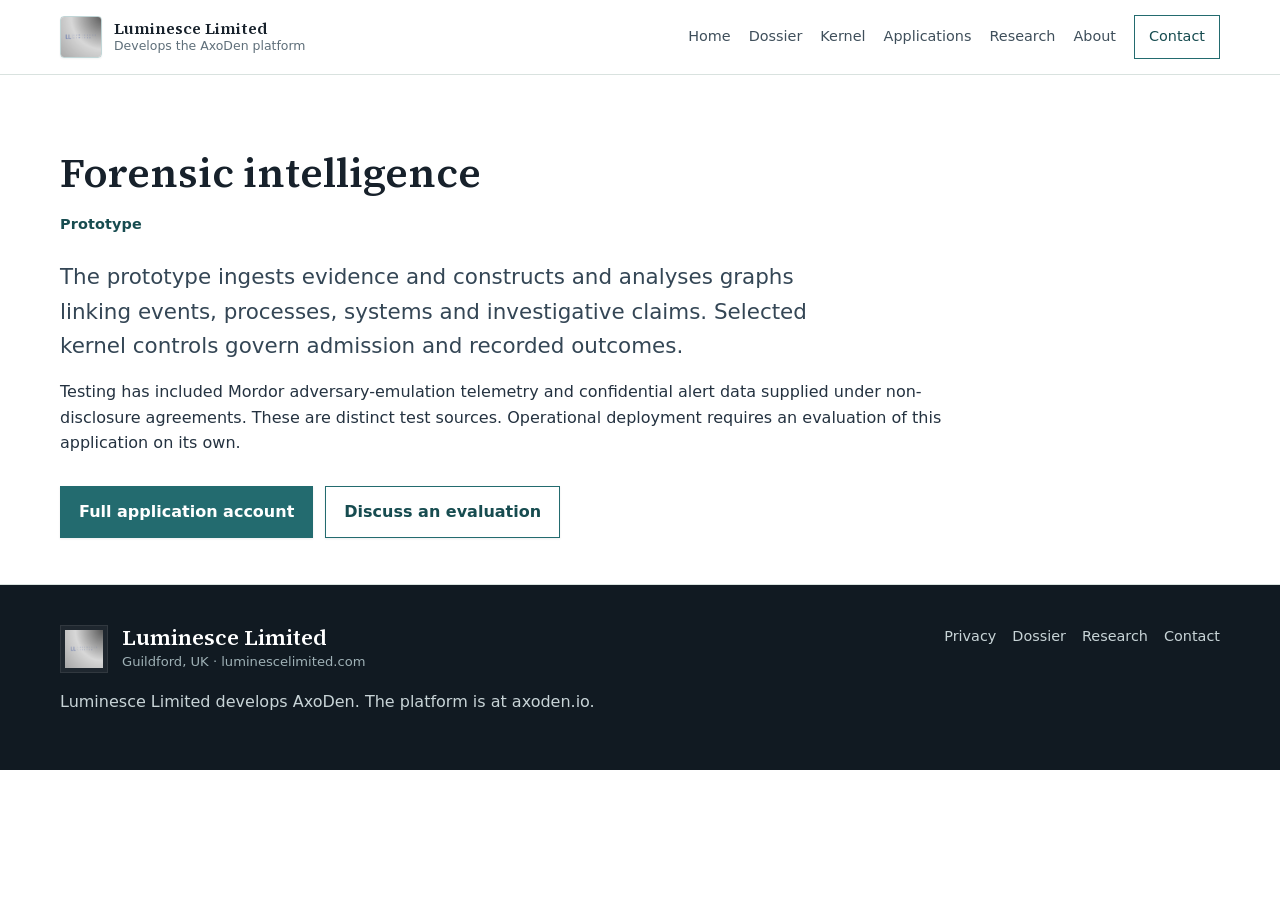
<file: forensic-intelligence.html>
<!DOCTYPE html>
<html lang="en">
<head>
  <meta charset="UTF-8" />
  <meta name="viewport" content="width=device-width, initial-scale=1.0" />
  <meta name="robots" content="noindex" />
  <title>Forensic intelligence | Luminesce Limited</title>
  <meta name="description" content="A prototype that connects security events into inspectable evidence. Tested on Mordor telemetry and confidential alert data under NDA." />
  <link rel="canonical" href="https://luminescelimited.com/applications.html" />
  <meta property="og:type" content="website" />
  <meta property="og:site_name" content="Luminesce Limited" />
  <meta property="og:title" content="Forensic intelligence | Luminesce Limited" />
  <meta property="og:description" content="A prototype that connects security events into inspectable evidence. Tested on Mordor telemetry and confidential alert data under NDA." />
  <meta property="og:url" content="https://luminescelimited.com/forensic-intelligence.html" />
  <meta property="og:image" content="https://luminescelimited.com/luminesce-logo.png" />
  <meta name="twitter:card" content="summary" />
  <meta name="twitter:title" content="Forensic intelligence | Luminesce Limited" />
  <meta name="twitter:description" content="A forensic intelligence prototype with recorded test sources and its own evaluation boundary." />
  <meta name="twitter:image" content="https://luminescelimited.com/luminesce-logo.png" />
  <link rel="icon" href="./favicon-32.png" />
  <link rel="preload" as="font" href="./source-serif-4-latin-600-normal.woff2" type="font/woff2" crossorigin />
  <link rel="stylesheet" href="./shared.css?v=11" />
</head>
<body>
  <a class="skip-link" href="#main">Skip to content</a>
  <header class="site-header">
    <div class="header-inner">
      <a class="brand" href="./index.html" aria-label="Luminesce Limited home">
        <img class="brand-mark" src="./luminesce-logo.png" alt="" width="42" height="42" />
        <span>
          <span class="brand-name">Luminesce Limited</span>
          <span class="brand-sub">Develops the AxoDen platform</span>
        </span>
      </a>
      <nav class="nav" aria-label="Primary navigation">
        <a href="./index.html">Home</a>
        <a href="./dossier.html">Dossier</a>
        <a href="./kernel.html">Kernel</a>
        <a href="./applications.html">Applications</a>
        <a href="./research.html">Research</a>
        <a href="./about.html">About</a>
        <a class="nav-cta" href="./index.html#contact">Contact</a>
      </nav>
      <button class="hamburger" type="button" aria-label="Open menu" aria-expanded="false" aria-controls="mobile-menu">
        <span class="hamburger-lines"></span>
      </button>
    </div>
    <div class="mobile-overlay" id="mobile-menu">
      <nav aria-label="Mobile navigation">
        <a href="./index.html">Home</a>
        <a href="./dossier.html">Dossier</a>
        <a href="./kernel.html">Kernel</a>
        <a href="./applications.html">Applications</a>
        <a href="./research.html">Research</a>
        <a href="./about.html">About</a>
        <a href="./index.html#contact">Contact</a>
      </nav>
    </div>
  </header>

  <main id="main">
    <section class="page-hero">
      <h1>Forensic intelligence</h1>
      <p class="company-line">Prototype</p>
      <p class="lead">The prototype ingests evidence and constructs and analyses graphs linking events, processes, systems and investigative claims. Selected kernel controls govern admission and recorded outcomes.</p>
      <p>Testing has included Mordor adversary-emulation telemetry and confidential alert data supplied under non-disclosure agreements. These are distinct test sources. Operational deployment requires an evaluation of this application on its own.</p>
      <div class="actions">
        <a class="button" href="./applications.html#forensics">Full application account</a>
        <a class="button secondary" href="./index.html#contact">Discuss an evaluation</a>
      </div>
    </section>
  </main>

  <footer class="site-footer">
    <div class="footer-inner">
      <div>
        <div class="footer-brand">
          <img src="./luminesce-logo.png" alt="Luminesce Limited" width="48" height="48" loading="lazy" />
          <span>
            <strong>Luminesce Limited</strong>
            <span>Guildford, UK · luminescelimited.com</span>
          </span>
        </div>
        <p>Luminesce Limited develops AxoDen. The platform is at <a href="https://axoden.io">axoden.io</a>.</p>
      </div>
      <div class="footer-links">
        <a href="./privacy.html">Privacy</a>
        <a href="./dossier.html">Dossier</a>
        <a href="./research.html">Research</a>
        <a href="./index.html#contact">Contact</a>
      </div>
    </div>
  </footer>
  <script defer src="./script.js?v=1"></script>
</body>
</html>
</file>
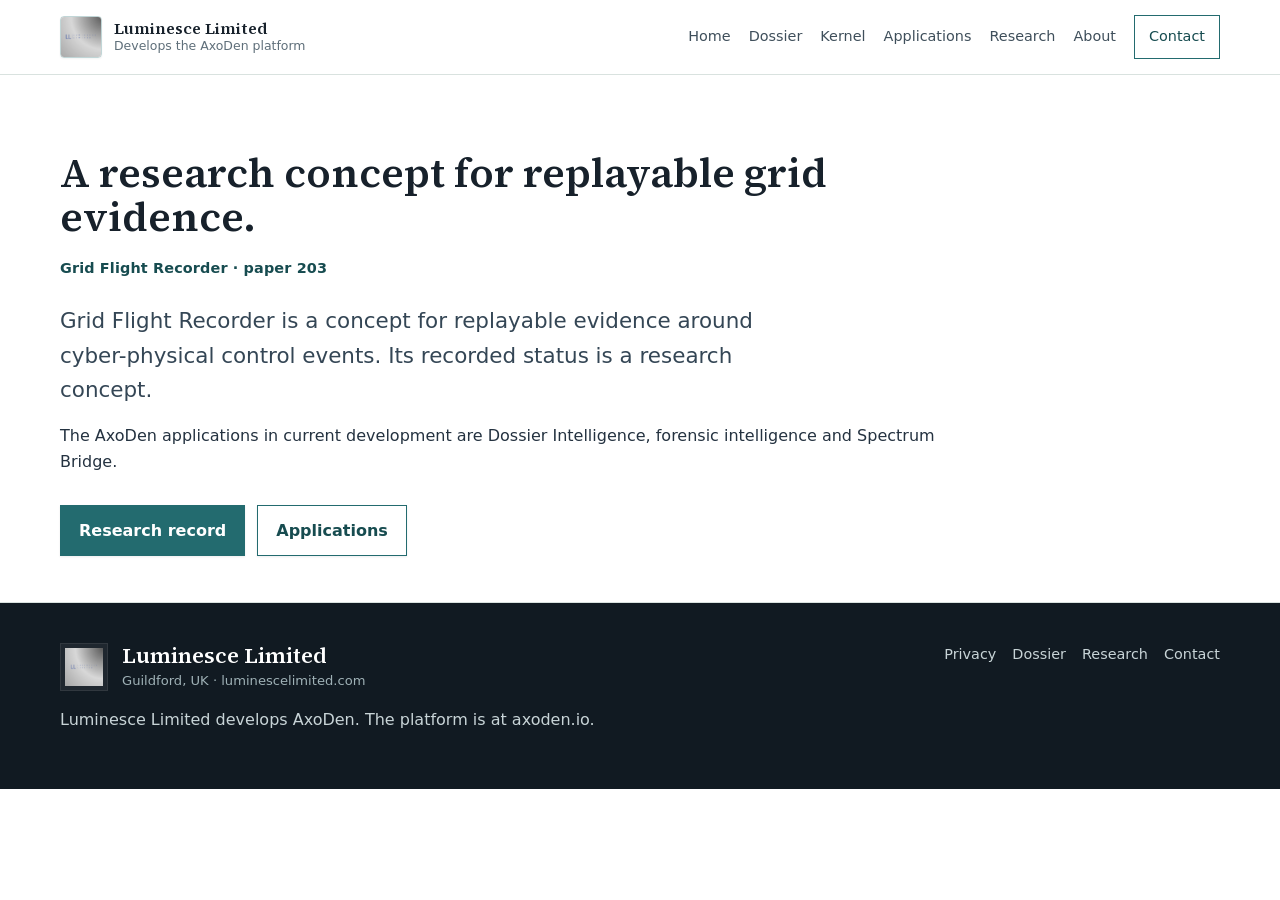
<file: grid-flight-recorder.html>
<!DOCTYPE html>
<html lang="en">
<head>
  <meta charset="UTF-8" />
  <meta name="viewport" content="width=device-width, initial-scale=1.0" />
  <title>Grid Flight Recorder | Luminesce Limited</title>
  <meta name="description" content="Grid Flight Recorder, paper 203, is a research concept for replayable evidence around cyber-physical control events." />
  <link rel="canonical" href="https://luminescelimited.com/grid-flight-recorder.html" />
  <meta property="og:type" content="website" />
  <meta property="og:site_name" content="Luminesce Limited" />
  <meta property="og:title" content="Grid Flight Recorder | Luminesce Limited" />
  <meta property="og:description" content="A research concept for replayable evidence around cyber-physical control events. Recorded as paper 203." />
  <meta property="og:url" content="https://luminescelimited.com/grid-flight-recorder.html" />
  <meta property="og:image" content="https://luminescelimited.com/luminesce-logo.png" />
  <meta name="twitter:card" content="summary" />
  <meta name="twitter:title" content="Grid Flight Recorder | Luminesce Limited" />
  <meta name="twitter:description" content="A research concept, paper 203, for replayable evidence around cyber-physical control events." />
  <meta name="twitter:image" content="https://luminescelimited.com/luminesce-logo.png" />
  <link rel="icon" href="./favicon-32.png" />
  <link rel="preload" as="font" href="./source-serif-4-latin-600-normal.woff2" type="font/woff2" crossorigin />
  <link rel="stylesheet" href="./shared.css?v=11" />
</head>
<body>
  <a class="skip-link" href="#main">Skip to content</a>
  <header class="site-header">
    <div class="header-inner">
      <a class="brand" href="./index.html" aria-label="Luminesce Limited home">
        <img class="brand-mark" src="./luminesce-logo.png" alt="" width="42" height="42" />
        <span>
          <span class="brand-name">Luminesce Limited</span>
          <span class="brand-sub">Develops the AxoDen platform</span>
        </span>
      </a>
      <nav class="nav" aria-label="Primary navigation">
        <a href="./index.html">Home</a>
        <a href="./dossier.html">Dossier</a>
        <a href="./kernel.html">Kernel</a>
        <a href="./applications.html">Applications</a>
        <a href="./research.html">Research</a>
        <a href="./about.html">About</a>
        <a class="nav-cta" href="./index.html#contact">Contact</a>
      </nav>
      <button class="hamburger" type="button" aria-label="Open menu" aria-expanded="false" aria-controls="mobile-menu">
        <span class="hamburger-lines"></span>
      </button>
    </div>
    <div class="mobile-overlay" id="mobile-menu">
      <nav aria-label="Mobile navigation">
        <a href="./index.html">Home</a>
        <a href="./dossier.html">Dossier</a>
        <a href="./kernel.html">Kernel</a>
        <a href="./applications.html">Applications</a>
        <a href="./research.html">Research</a>
        <a href="./about.html">About</a>
        <a href="./index.html#contact">Contact</a>
      </nav>
    </div>
  </header>

  <main id="main">
    <section class="page-hero">
      <h1>A research concept for replayable grid evidence.</h1>
      <p class="company-line">Grid Flight Recorder · paper 203</p>
      <p class="lead">Grid Flight Recorder is a concept for replayable evidence around cyber-physical control events. Its recorded status is a research concept.</p>
      <p>The AxoDen applications in current development are <a href="./dossier.html">Dossier Intelligence</a>, <a href="./applications.html#forensics">forensic intelligence</a> and <a href="./applications.html#spectrum-bridge">Spectrum Bridge</a>.</p>
      <div class="actions">
        <a class="button" href="./research.html">Research record</a>
        <a class="button secondary" href="./applications.html">Applications</a>
      </div>
    </section>
  </main>

  <footer class="site-footer">
    <div class="footer-inner">
      <div>
        <div class="footer-brand">
          <img src="./luminesce-logo.png" alt="Luminesce Limited" width="48" height="48" loading="lazy" />
          <span>
            <strong>Luminesce Limited</strong>
            <span>Guildford, UK · luminescelimited.com</span>
          </span>
        </div>
        <p>Luminesce Limited develops AxoDen. The platform is at <a href="https://axoden.io">axoden.io</a>.</p>
      </div>
      <div class="footer-links">
        <a href="./privacy.html">Privacy</a>
        <a href="./dossier.html">Dossier</a>
        <a href="./research.html">Research</a>
        <a href="./index.html#contact">Contact</a>
      </div>
    </div>
  </footer>
  <script defer src="./script.js?v=1"></script>
</body>
</html>
</file>
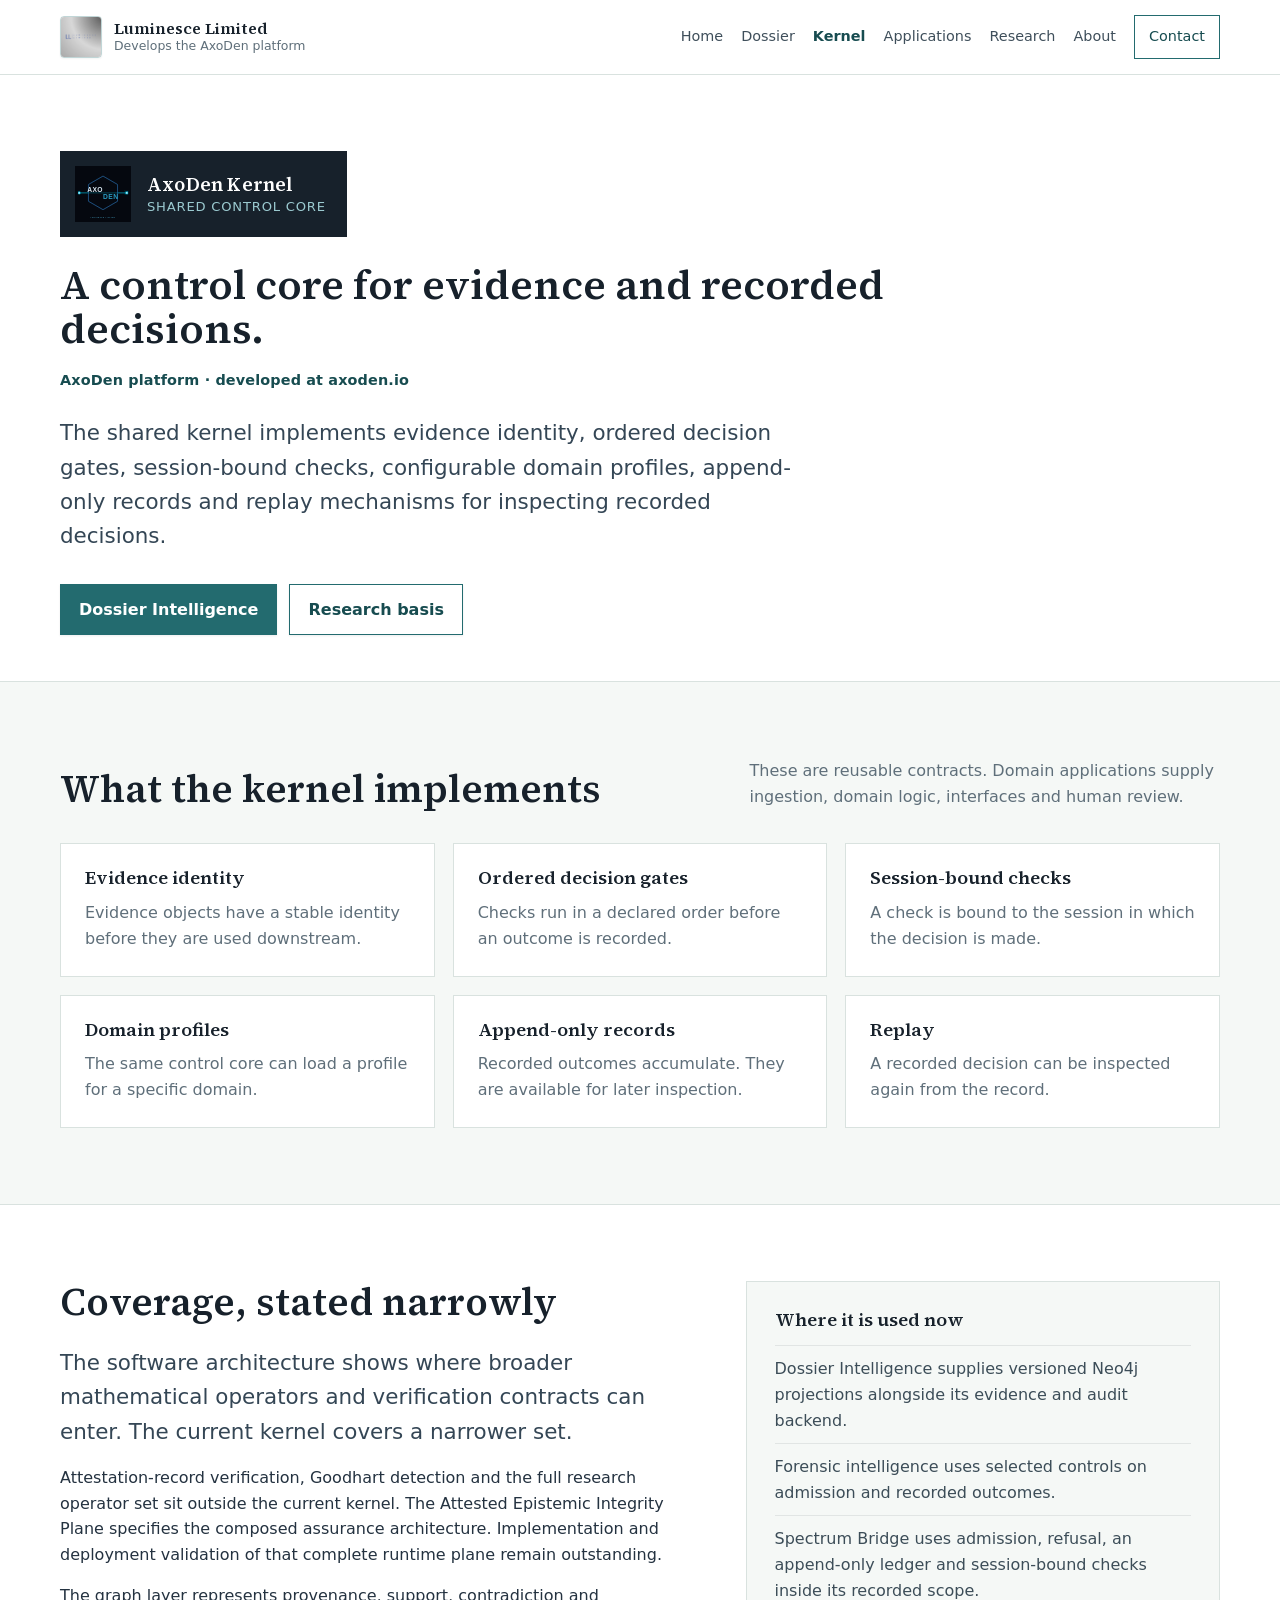
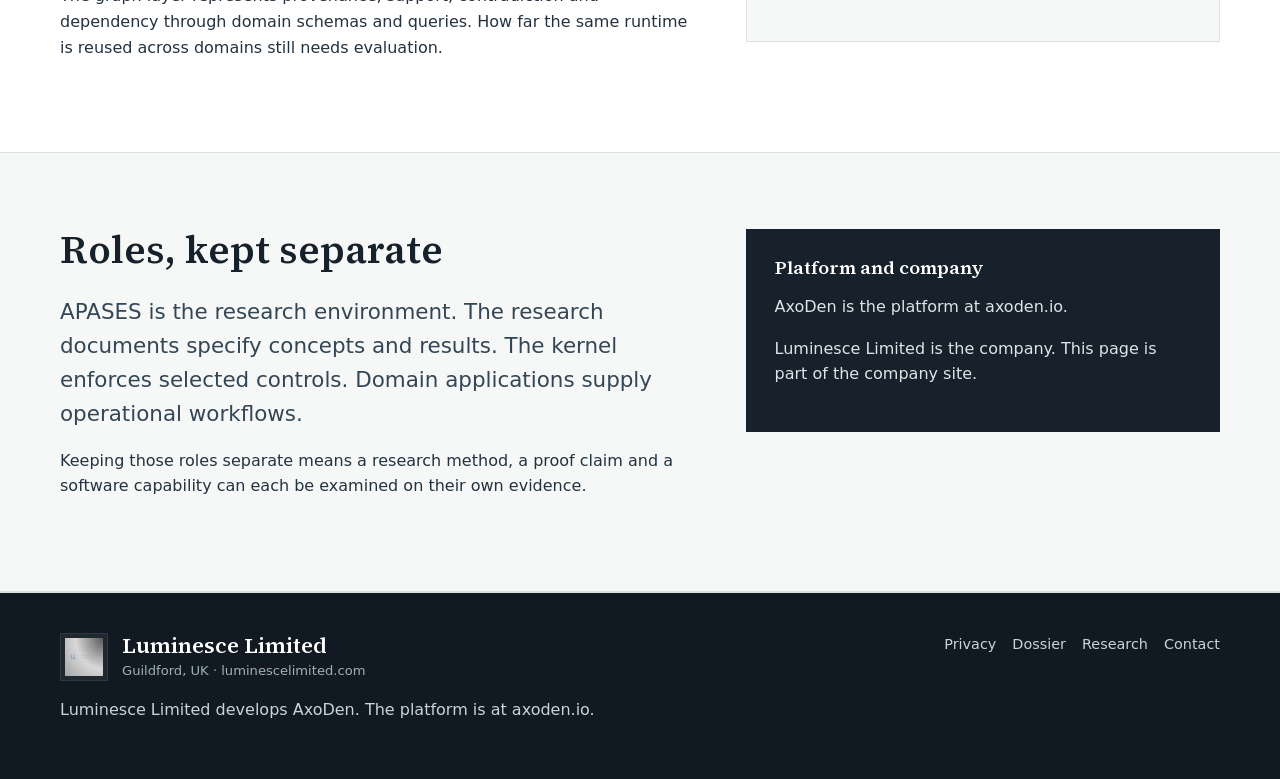
<file: kernel.html>
<!DOCTYPE html>
<html lang="en">
<head>
  <meta charset="UTF-8" />
  <meta name="viewport" content="width=device-width, initial-scale=1.0" />
  <title>AxoDen Kernel | Luminesce Limited</title>
  <meta name="description" content="The AxoDen kernel implements evidence identity, ordered decision gates, session-bound checks, domain profiles, append-only records and replay." />
  <link rel="canonical" href="https://luminescelimited.com/kernel.html" />
  <meta property="og:type" content="website" />
  <meta property="og:site_name" content="Luminesce Limited" />
  <meta property="og:title" content="AxoDen Kernel | Luminesce Limited" />
  <meta property="og:description" content="The AxoDen kernel implements evidence identity, ordered decision gates, session-bound checks, domain profiles, append-only records and replay." />
  <meta property="og:url" content="https://luminescelimited.com/kernel.html" />
  <meta property="og:image" content="https://luminescelimited.com/luminesce-logo.png" />
  <meta name="twitter:card" content="summary" />
  <meta name="twitter:title" content="AxoDen Kernel | Luminesce Limited" />
  <meta name="twitter:description" content="Evidence identity, ordered decision gates, session-bound checks, profiles, append-only records and replay." />
  <meta name="twitter:image" content="https://luminescelimited.com/luminesce-logo.png" />
  <link rel="icon" href="./favicon-32.png" />
  <link rel="preload" as="font" href="./source-serif-4-latin-600-normal.woff2" type="font/woff2" crossorigin />
  <link rel="stylesheet" href="./shared.css?v=11" />
</head>
<body>
  <a class="skip-link" href="#main">Skip to content</a>
  <header class="site-header">
    <div class="header-inner">
      <a class="brand" href="./index.html" aria-label="Luminesce Limited home">
        <img class="brand-mark" src="./luminesce-logo.png" alt="" width="42" height="42" />
        <span>
          <span class="brand-name">Luminesce Limited</span>
          <span class="brand-sub">Develops the AxoDen platform</span>
        </span>
      </a>
      <nav class="nav" aria-label="Primary navigation">
        <a href="./index.html">Home</a>
        <a href="./dossier.html">Dossier</a>
        <a class="active" href="./kernel.html">Kernel</a>
        <a href="./applications.html">Applications</a>
        <a href="./research.html">Research</a>
        <a href="./about.html">About</a>
        <a class="nav-cta" href="./index.html#contact">Contact</a>
      </nav>
      <button class="hamburger" type="button" aria-label="Open menu" aria-expanded="false" aria-controls="mobile-menu">
        <span class="hamburger-lines"></span>
      </button>
    </div>
    <div class="mobile-overlay" id="mobile-menu">
      <nav aria-label="Mobile navigation">
        <a href="./index.html">Home</a>
        <a href="./dossier.html">Dossier</a>
        <a href="./kernel.html">Kernel</a>
        <a href="./applications.html">Applications</a>
        <a href="./research.html">Research</a>
        <a href="./about.html">About</a>
        <a href="./index.html#contact">Contact</a>
      </nav>
    </div>
  </header>

  <main id="main">
    <section class="page-hero wide">
      <div class="axoden-mark">
        <img src="./axoden-logo.svg" alt="" width="56" height="56" />
        <span class="axoden-mark-text">
          <strong>AxoDen Kernel</strong>
          <span>Shared control core</span>
        </span>
      </div>
      <h1>A control core for evidence and recorded decisions.</h1>
      <p class="company-line">AxoDen platform · developed at axoden.io</p>
      <p class="lead">The shared kernel implements evidence identity, ordered decision gates, session-bound checks, configurable domain profiles, append-only records and replay mechanisms for inspecting recorded decisions.</p>
      <div class="actions">
        <a class="button" href="./dossier.html">Dossier Intelligence</a>
        <a class="button secondary" href="./research.html">Research basis</a>
      </div>
    </section>

    <section class="section-band">
      <div class="section">
        <div class="section-head">
          <div><h2>What the kernel implements</h2></div>
          <p>These are reusable contracts. Domain applications supply ingestion, domain logic, interfaces and human review.</p>
        </div>
        <div class="grid three">
          <article class="card"><h3>Evidence identity</h3><p>Evidence objects have a stable identity before they are used downstream.</p></article>
          <article class="card"><h3>Ordered decision gates</h3><p>Checks run in a declared order before an outcome is recorded.</p></article>
          <article class="card"><h3>Session-bound checks</h3><p>A check is bound to the session in which the decision is made.</p></article>
          <article class="card"><h3>Domain profiles</h3><p>The same control core can load a profile for a specific domain.</p></article>
          <article class="card"><h3>Append-only records</h3><p>Recorded outcomes accumulate. They are available for later inspection.</p></article>
          <article class="card"><h3>Replay</h3><p>A recorded decision can be inspected again from the record.</p></article>
        </div>
      </div>
    </section>

    <section class="section split">
      <div>
        <h2>Coverage, stated narrowly</h2>
        <p class="lead">The software architecture shows where broader mathematical operators and verification contracts can enter. The current kernel covers a narrower set.</p>
        <p>Attestation-record verification, Goodhart detection and the full research operator set sit outside the current kernel. The Attested Epistemic Integrity Plane specifies the composed assurance architecture. Implementation and deployment validation of that complete runtime plane remain outstanding.</p>
        <p>The graph layer represents provenance, support, contradiction and dependency through domain schemas and queries. How far the same runtime is reused across domains still needs evaluation.</p>
      </div>
      <aside class="panel">
        <h3>Where it is used now</h3>
        <ul class="feature-list">
          <li><a href="./dossier.html">Dossier Intelligence</a> supplies versioned Neo4j projections alongside its evidence and audit backend.</li>
          <li><a href="./applications.html#forensics">Forensic intelligence</a> uses selected controls on admission and recorded outcomes.</li>
          <li><a href="./applications.html#spectrum-bridge">Spectrum Bridge</a> uses admission, refusal, an append-only ledger and session-bound checks inside its recorded scope.</li>
        </ul>
      </aside>
    </section>

    <section class="section-band">
      <div class="section split">
        <div>
          <h2>Roles, kept separate</h2>
          <p class="lead">APASES is the research environment. The research documents specify concepts and results. The kernel enforces selected controls. Domain applications supply operational workflows.</p>
          <p>Keeping those roles separate means a research method, a proof claim and a software capability can each be examined on their own evidence.</p>
        </div>
        <aside class="panel dark">
          <h3>Platform and company</h3>
          <p>AxoDen is the platform at <a href="https://axoden.io">axoden.io</a>.</p>
          <p>Luminesce Limited is the company. This page is part of the company site.</p>
        </aside>
      </div>
    </section>
  </main>

  <footer class="site-footer">
    <div class="footer-inner">
      <div>
        <div class="footer-brand">
          <img src="./luminesce-logo.png" alt="Luminesce Limited" width="48" height="48" loading="lazy" />
          <span>
            <strong>Luminesce Limited</strong>
            <span>Guildford, UK · luminescelimited.com</span>
          </span>
        </div>
        <p>Luminesce Limited develops AxoDen. The platform is at <a href="https://axoden.io">axoden.io</a>.</p>
      </div>
      <div class="footer-links">
        <a href="./privacy.html">Privacy</a>
        <a href="./dossier.html">Dossier</a>
        <a href="./research.html">Research</a>
        <a href="./index.html#contact">Contact</a>
      </div>
    </div>
  </footer>
  <script defer src="./script.js?v=1"></script>
</body>
</html>
</file>
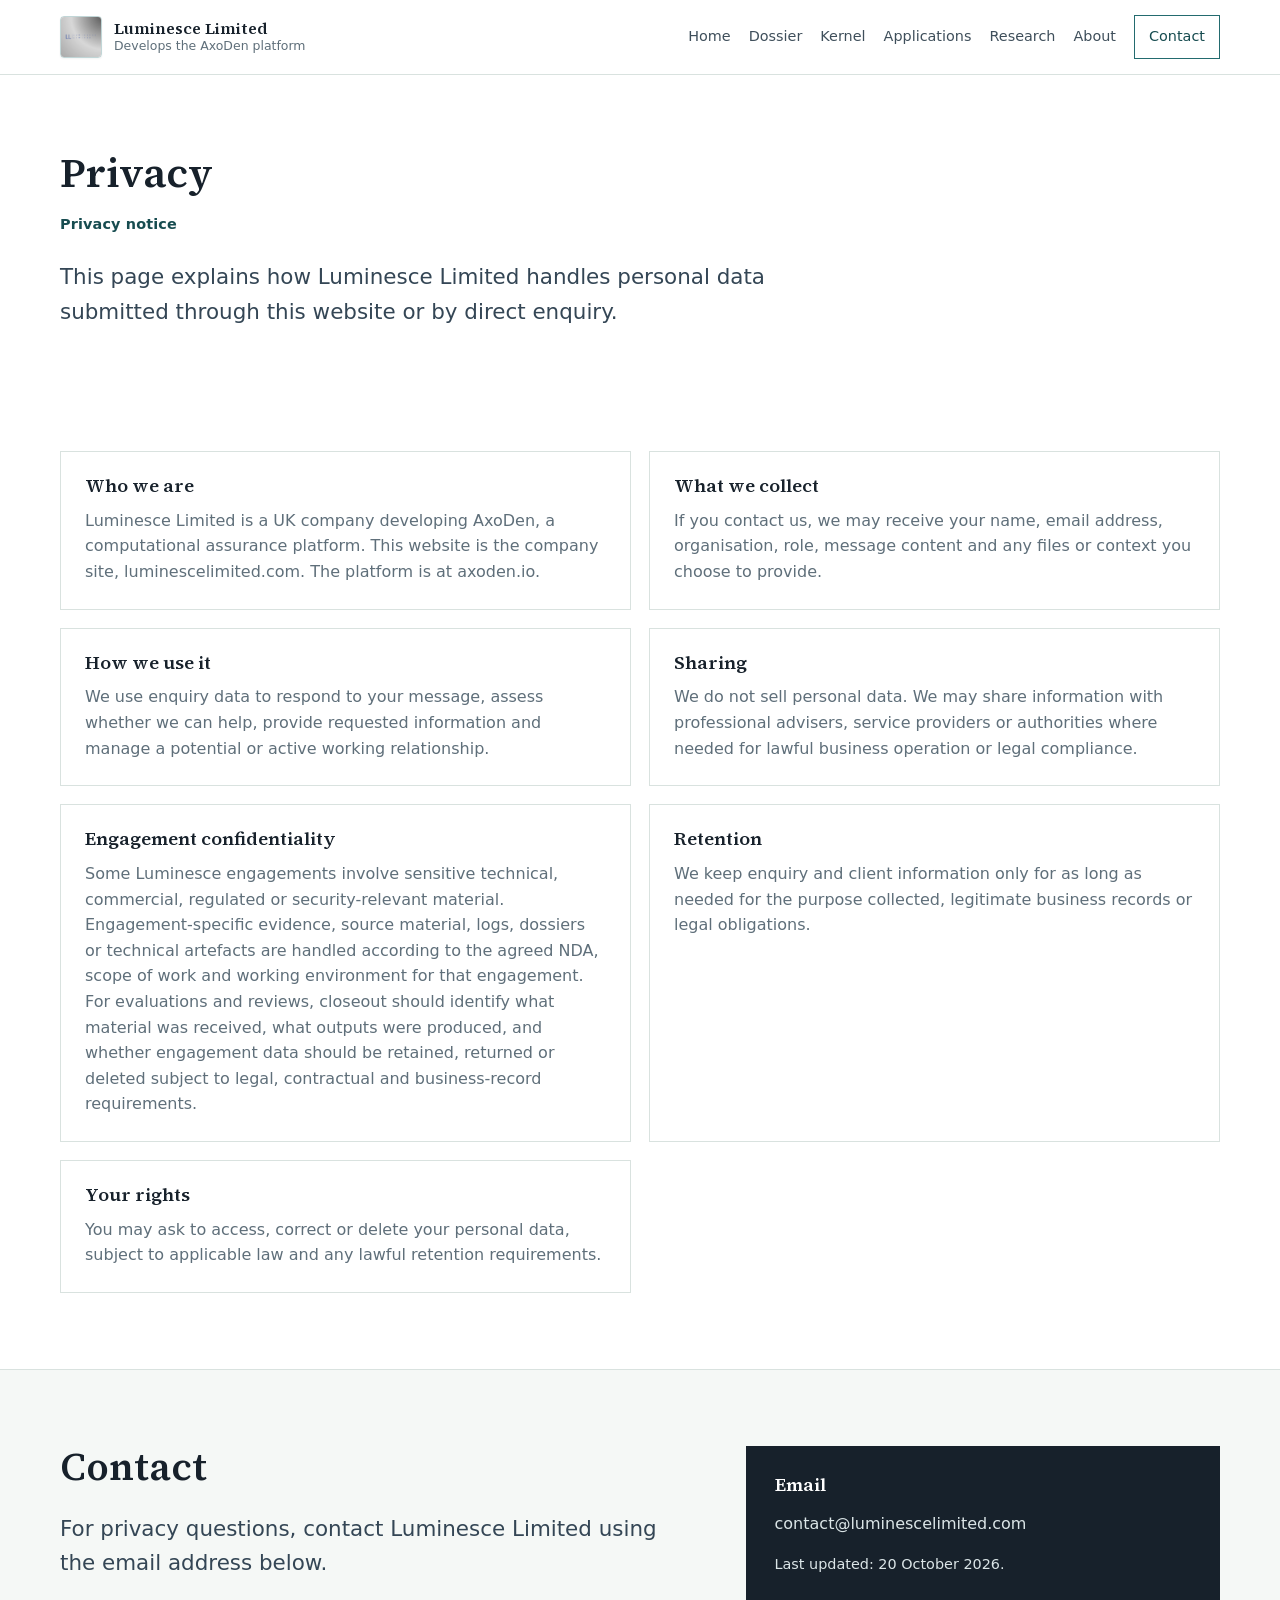
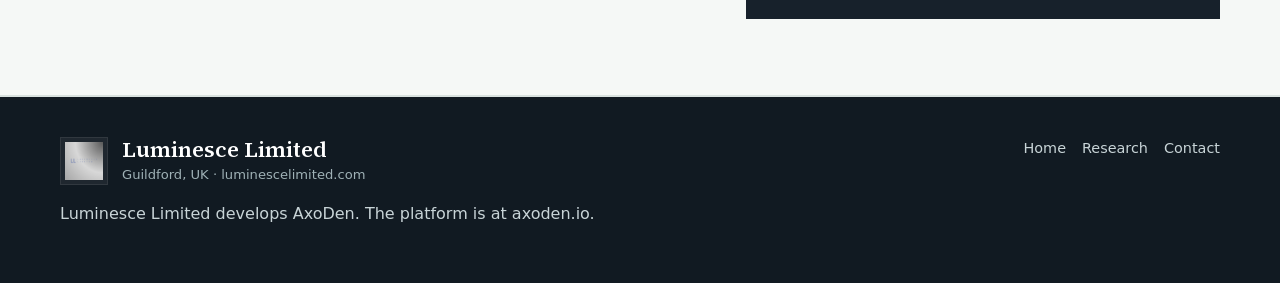
<file: privacy.html>
<!DOCTYPE html>
<html lang="en">
<head>
  <meta charset="UTF-8" />
  <meta name="viewport" content="width=device-width, initial-scale=1.0" />
  <meta name="robots" content="noindex" />
  <title>Privacy | Luminesce Limited</title>
  <meta name="description" content="Privacy notice for Luminesce Limited." />
  <link rel="canonical" href="https://luminescelimited.com/privacy.html" />
  <link rel="icon" href="./favicon-32.png" />
  <link rel="preload" as="font" href="./source-serif-4-latin-600-normal.woff2" type="font/woff2" crossorigin />
  <link rel="stylesheet" href="./shared.css?v=11" />
</head>
<body>
  <a class="skip-link" href="#main">Skip to content</a>
  <header class="site-header">
    <div class="header-inner">
      <a class="brand" href="./index.html" aria-label="Luminesce Limited home">
        <img class="brand-mark" src="./luminesce-logo.png" alt="" width="42" height="42" />
        <span>
          <span class="brand-name">Luminesce Limited</span>
          <span class="brand-sub">Develops the AxoDen platform</span>
        </span>
      </a>
      <nav class="nav" aria-label="Primary navigation">
        <a href="./index.html">Home</a>
        <a href="./dossier.html">Dossier</a>
        <a href="./kernel.html">Kernel</a>
        <a href="./applications.html">Applications</a>
        <a href="./research.html">Research</a>
        <a href="./about.html">About</a>
        <a class="nav-cta" href="./index.html#contact">Contact</a>
      </nav>
      <button class="hamburger" type="button" aria-label="Open menu" aria-expanded="false" aria-controls="mobile-menu">
        <span class="hamburger-lines"></span>
      </button>
    </div>
    <div class="mobile-overlay" id="mobile-menu">
      <nav aria-label="Mobile navigation">
        <a href="./index.html">Home</a>
        <a href="./dossier.html">Dossier</a>
        <a href="./kernel.html">Kernel</a>
        <a href="./applications.html">Applications</a>
        <a href="./research.html">Research</a>
        <a href="./about.html">About</a>
        <a href="./index.html#contact">Contact</a>
      </nav>
    </div>
  </header>

  <main id="main">
    <section class="page-hero">
      <h1>Privacy</h1>
      <p class="company-line">Privacy notice</p>
      <p class="lead">This page explains how Luminesce Limited handles personal data submitted through this website or by direct enquiry.</p>
    </section>

    <section class="section">
      <div class="grid two">
        <article class="card">
          <h3>Who we are</h3>
          <p>Luminesce Limited is a UK company developing AxoDen, a computational assurance platform. This website is the company site, luminescelimited.com. The platform is at axoden.io.</p>
        </article>
        <article class="card">
          <h3>What we collect</h3>
          <p>If you contact us, we may receive your name, email address, organisation, role, message content and any files or context you choose to provide.</p>
        </article>
        <article class="card">
          <h3>How we use it</h3>
          <p>We use enquiry data to respond to your message, assess whether we can help, provide requested information and manage a potential or active working relationship.</p>
        </article>
        <article class="card">
          <h3>Sharing</h3>
          <p>We do not sell personal data. We may share information with professional advisers, service providers or authorities where needed for lawful business operation or legal compliance.</p>
        </article>
        <article class="card">
          <h3>Engagement confidentiality</h3>
          <p>Some Luminesce engagements involve sensitive technical, commercial, regulated or security-relevant material. Engagement-specific evidence, source material, logs, dossiers or technical artefacts are handled according to the agreed NDA, scope of work and working environment for that engagement.</p>
          <p>For evaluations and reviews, closeout should identify what material was received, what outputs were produced, and whether engagement data should be retained, returned or deleted subject to legal, contractual and business-record requirements.</p>
        </article>
        <article class="card">
          <h3>Retention</h3>
          <p>We keep enquiry and client information only for as long as needed for the purpose collected, legitimate business records or legal obligations.</p>
        </article>
        <article class="card">
          <h3>Your rights</h3>
          <p>You may ask to access, correct or delete your personal data, subject to applicable law and any lawful retention requirements.</p>
        </article>
      </div>
    </section>

    <section class="section-band">
      <div class="section split">
        <div>
          <h2>Contact</h2>
          <p class="lead">For privacy questions, contact Luminesce Limited using the email address below.</p>
        </div>
        <aside class="panel dark">
          <h3>Email</h3>
          <p><a href="mailto:contact@luminescelimited.com">contact@luminescelimited.com</a></p>
          <p class="small">Last updated: 20 October 2026.</p>
        </aside>
      </div>
    </section>
  </main>

  <footer class="site-footer">
    <div class="footer-inner">
      <div>
        <div class="footer-brand">
          <img src="./luminesce-logo.png" alt="Luminesce Limited" width="48" height="48" loading="lazy" />
          <span>
            <strong>Luminesce Limited</strong>
            <span>Guildford, UK · luminescelimited.com</span>
          </span>
        </div>
        <p>Luminesce Limited develops AxoDen. The platform is at <a href="https://axoden.io">axoden.io</a>.</p>
      </div>
      <div class="footer-links">
        <a href="./index.html">Home</a>
        <a href="./research.html">Research</a>
        <a href="./index.html#contact">Contact</a>
      </div>
    </div>
  </footer>
  <script defer src="./script.js?v=1"></script>
</body>
</html>
</file>
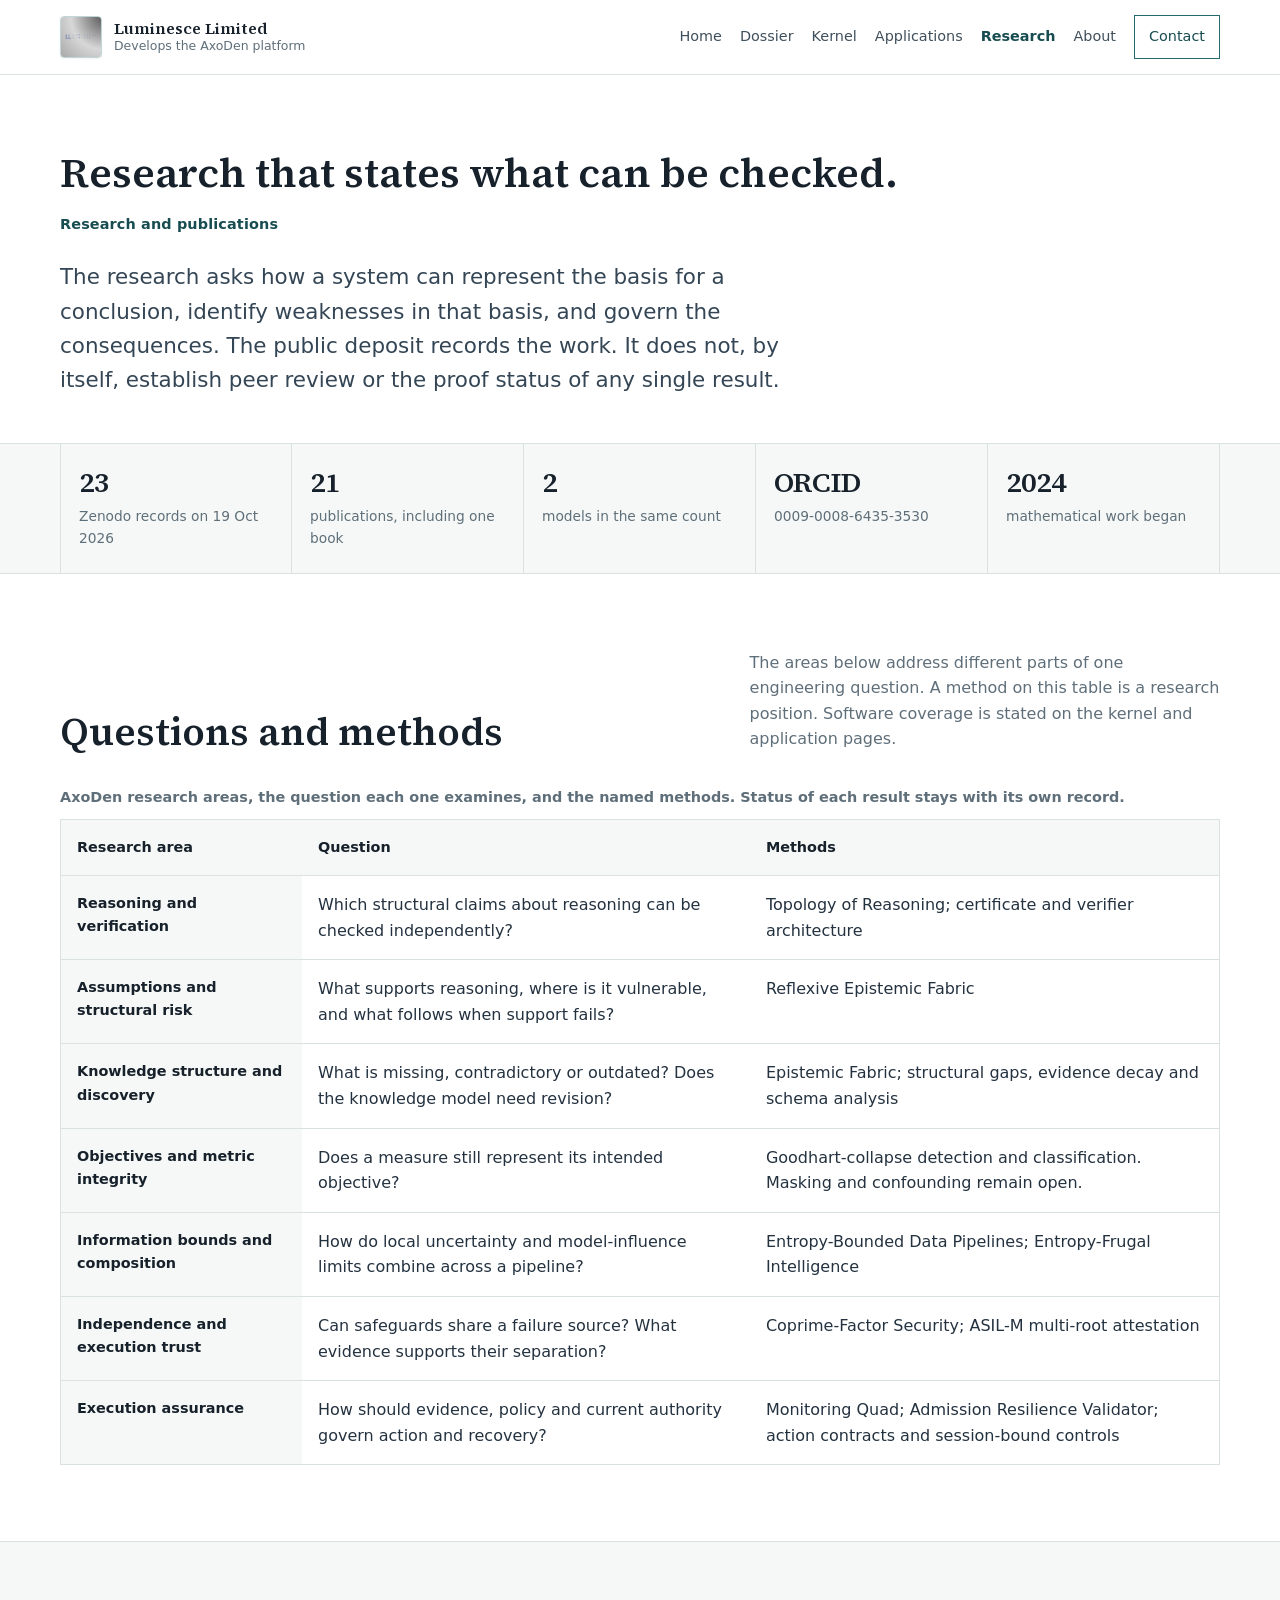
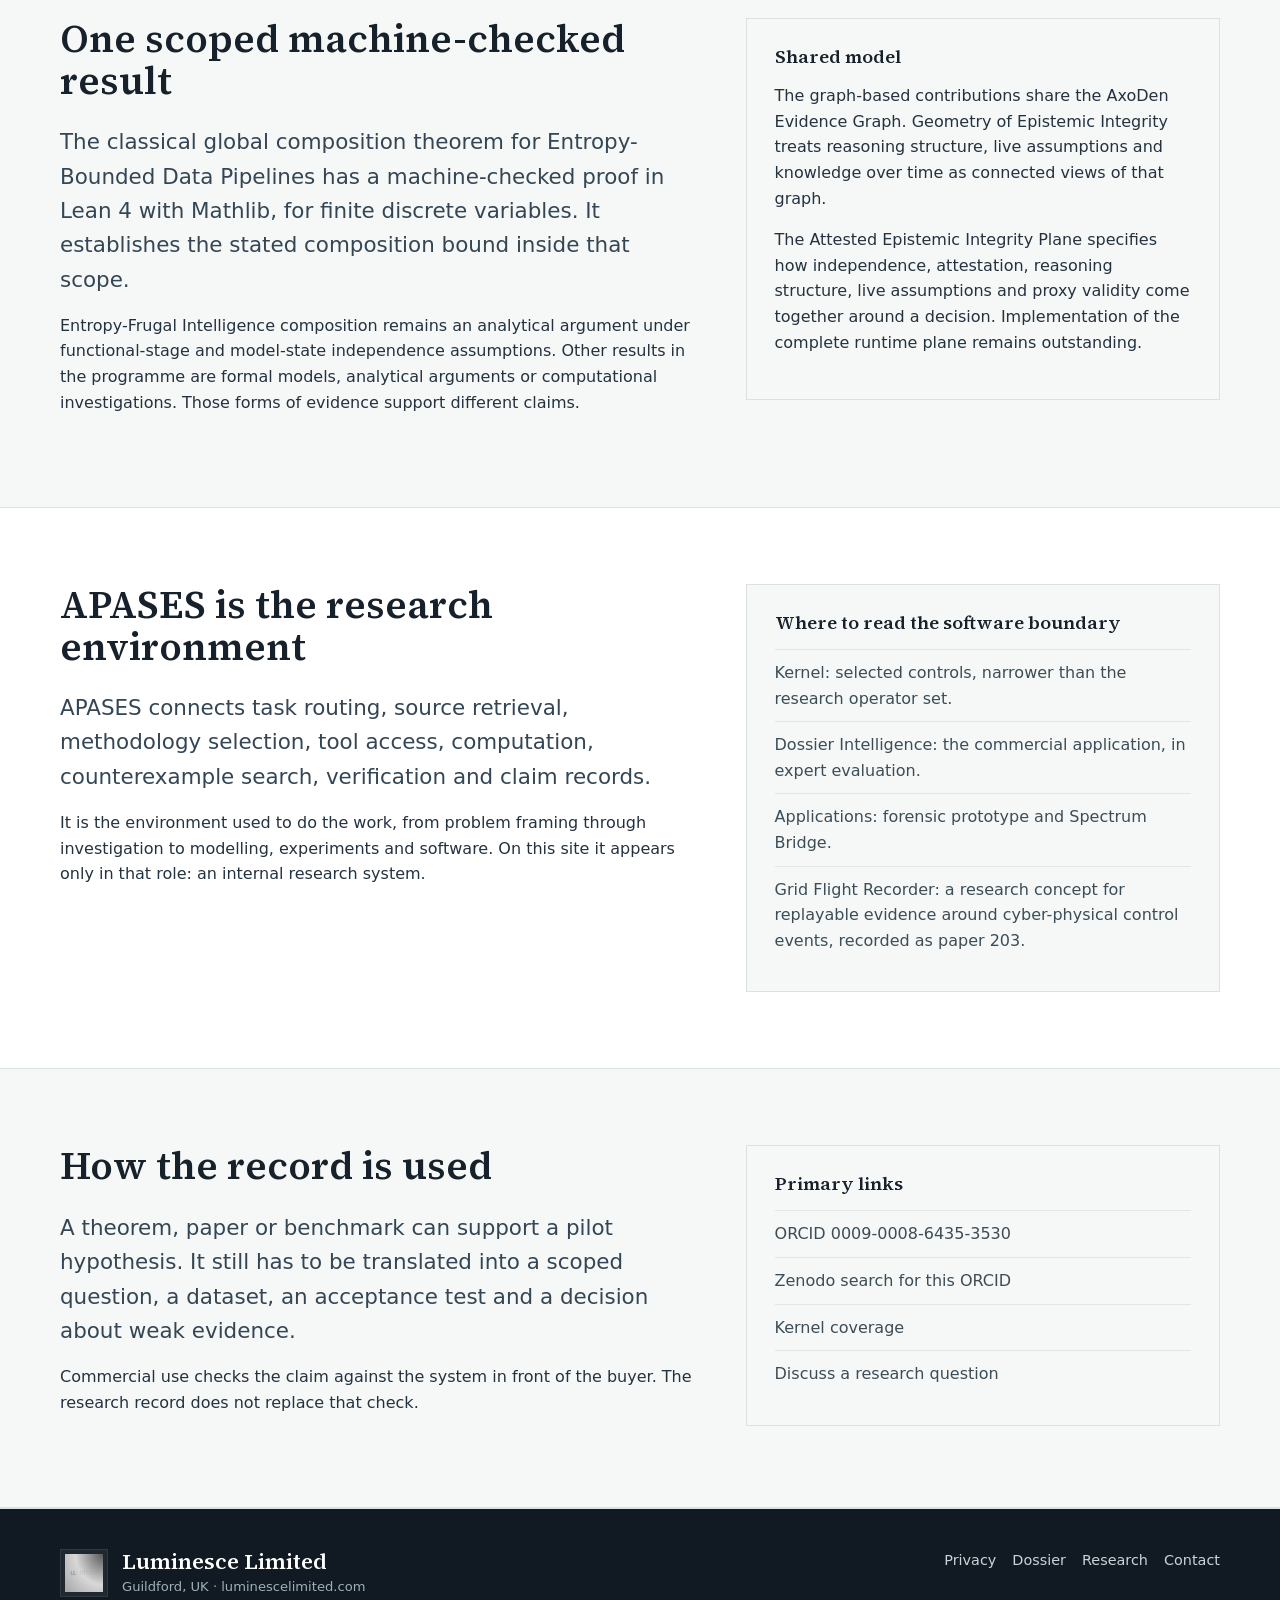
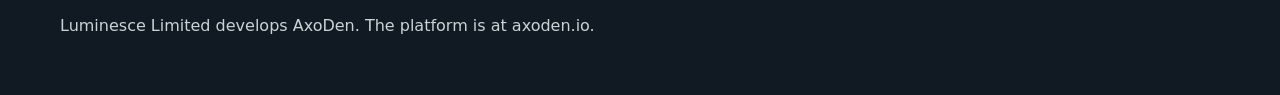
<file: research.html>
<!DOCTYPE html>
<html lang="en">
<head>
  <meta charset="UTF-8" />
  <meta name="viewport" content="width=device-width, initial-scale=1.0" />
  <title>Research | Luminesce Limited</title>
  <meta name="description" content="AxoDen research on evidence, assumptions and action. Zenodo held 23 records on 19 October 2026: 21 publications and two models." />
  <link rel="canonical" href="https://luminescelimited.com/research.html" />
  <meta property="og:type" content="website" />
  <meta property="og:site_name" content="Luminesce Limited" />
  <meta property="og:title" content="Research | Luminesce Limited" />
  <meta property="og:description" content="AxoDen research on evidence, assumptions and action. Zenodo held 23 records on 19 October 2026: 21 publications and two models." />
  <meta property="og:url" content="https://luminescelimited.com/research.html" />
  <meta property="og:image" content="https://luminescelimited.com/luminesce-logo.png" />
  <meta name="twitter:card" content="summary" />
  <meta name="twitter:title" content="Research | Luminesce Limited" />
  <meta name="twitter:description" content="23 Zenodo records on 19 October 2026: 21 publications and two models." />
  <meta name="twitter:image" content="https://luminescelimited.com/luminesce-logo.png" />
  <link rel="icon" href="./favicon-32.png" />
  <link rel="preload" as="font" href="./source-serif-4-latin-600-normal.woff2" type="font/woff2" crossorigin />
  <link rel="stylesheet" href="./shared.css?v=11" />
</head>
<body>
  <a class="skip-link" href="#main">Skip to content</a>
  <header class="site-header">
    <div class="header-inner">
      <a class="brand" href="./index.html" aria-label="Luminesce Limited home">
        <img class="brand-mark" src="./luminesce-logo.png" alt="" width="42" height="42" />
        <span>
          <span class="brand-name">Luminesce Limited</span>
          <span class="brand-sub">Develops the AxoDen platform</span>
        </span>
      </a>
      <nav class="nav" aria-label="Primary navigation">
        <a href="./index.html">Home</a>
        <a href="./dossier.html">Dossier</a>
        <a href="./kernel.html">Kernel</a>
        <a href="./applications.html">Applications</a>
        <a class="active" href="./research.html">Research</a>
        <a href="./about.html">About</a>
        <a class="nav-cta" href="./index.html#contact">Contact</a>
      </nav>
      <button class="hamburger" type="button" aria-label="Open menu" aria-expanded="false" aria-controls="mobile-menu">
        <span class="hamburger-lines"></span>
      </button>
    </div>
    <div class="mobile-overlay" id="mobile-menu">
      <nav aria-label="Mobile navigation">
        <a href="./index.html">Home</a>
        <a href="./dossier.html">Dossier</a>
        <a href="./kernel.html">Kernel</a>
        <a href="./applications.html">Applications</a>
        <a href="./research.html">Research</a>
        <a href="./about.html">About</a>
        <a href="./index.html#contact">Contact</a>
      </nav>
    </div>
  </header>

  <main id="main">
    <section class="page-hero">
      <h1>Research that states what can be checked.</h1>
      <p class="company-line">Research and publications</p>
      <p class="lead">The research asks how a system can represent the basis for a conclusion, identify weaknesses in that basis, and govern the consequences. The public deposit records the work. It does not, by itself, establish peer review or the proof status of any single result.</p>
    </section>

    <section class="proof-strip" aria-label="Zenodo record counted on 19 October 2026">
      <div class="proof-inner">
        <div class="metric"><strong>23</strong><span>Zenodo records on 19 Oct 2026</span></div>
        <div class="metric"><strong>21</strong><span>publications, including one book</span></div>
        <div class="metric"><strong>2</strong><span>models in the same count</span></div>
        <div class="metric"><strong>ORCID</strong><span><a href="https://orcid.org/0009-0008-6435-3530">0009-0008-6435-3530</a></span></div>
        <div class="metric"><strong>2024</strong><span>mathematical work began</span></div>
      </div>
    </section>

    <section class="section">
      <div class="section-head">
        <div><h2>Questions and methods</h2></div>
        <p>The areas below address different parts of one engineering question. A method on this table is a research position. Software coverage is stated on the kernel and application pages.</p>
      </div>
      <div class="table-scroll">
      <table class="table">
        <caption>AxoDen research areas, the question each one examines, and the named methods. Status of each result stays with its own record.</caption>
        <thead>
          <tr>
            <th scope="col">Research area</th>
            <th scope="col">Question</th>
            <th scope="col">Methods</th>
          </tr>
        </thead>
        <tbody>
          <tr>
            <th scope="row">Reasoning and verification</th>
            <td>Which structural claims about reasoning can be checked independently?</td>
            <td>Topology of Reasoning; certificate and verifier architecture</td>
          </tr>
          <tr>
            <th scope="row">Assumptions and structural risk</th>
            <td>What supports reasoning, where is it vulnerable, and what follows when support fails?</td>
            <td>Reflexive Epistemic Fabric</td>
          </tr>
          <tr>
            <th scope="row">Knowledge structure and discovery</th>
            <td>What is missing, contradictory or outdated? Does the knowledge model need revision?</td>
            <td>Epistemic Fabric; structural gaps, evidence decay and schema analysis</td>
          </tr>
          <tr>
            <th scope="row">Objectives and metric integrity</th>
            <td>Does a measure still represent its intended objective?</td>
            <td>Goodhart-collapse detection and classification. Masking and confounding remain open.</td>
          </tr>
          <tr>
            <th scope="row">Information bounds and composition</th>
            <td>How do local uncertainty and model-influence limits combine across a pipeline?</td>
            <td>Entropy-Bounded Data Pipelines; Entropy-Frugal Intelligence</td>
          </tr>
          <tr>
            <th scope="row">Independence and execution trust</th>
            <td>Can safeguards share a failure source? What evidence supports their separation?</td>
            <td>Coprime-Factor Security; ASIL-M multi-root attestation</td>
          </tr>
          <tr>
            <th scope="row">Execution assurance</th>
            <td>How should evidence, policy and current authority govern action and recovery?</td>
            <td>Monitoring Quad; Admission Resilience Validator; action contracts and session-bound controls</td>
          </tr>
        </tbody>
      </table>
      </div>
    </section>

    <section class="section-band">
      <div class="section split">
        <div>
          <h2>One scoped machine-checked result</h2>
          <p class="lead">The classical global composition theorem for Entropy-Bounded Data Pipelines has a machine-checked proof in Lean 4 with Mathlib, for finite discrete variables. It establishes the stated composition bound inside that scope.</p>
          <p>Entropy-Frugal Intelligence composition remains an analytical argument under functional-stage and model-state independence assumptions. Other results in the programme are formal models, analytical arguments or computational investigations. Those forms of evidence support different claims.</p>
        </div>
        <aside class="panel">
          <h3>Shared model</h3>
          <p>The graph-based contributions share the AxoDen Evidence Graph. Geometry of Epistemic Integrity treats reasoning structure, live assumptions and knowledge over time as connected views of that graph.</p>
          <p>The Attested Epistemic Integrity Plane specifies how independence, attestation, reasoning structure, live assumptions and proxy validity come together around a decision. Implementation of the complete runtime plane remains outstanding.</p>
        </aside>
      </div>
    </section>

    <section class="section split">
      <div>
        <h2>APASES is the research environment</h2>
        <p class="lead">APASES connects task routing, source retrieval, methodology selection, tool access, computation, counterexample search, verification and claim records.</p>
        <p>It is the environment used to do the work, from problem framing through investigation to modelling, experiments and software. On this site it appears only in that role: an internal research system.</p>
      </div>
      <aside class="panel">
        <h3>Where to read the software boundary</h3>
        <ul class="feature-list">
          <li><a href="./kernel.html">Kernel</a>: selected controls, narrower than the research operator set.</li>
          <li><a href="./dossier.html">Dossier Intelligence</a>: the commercial application, in expert evaluation.</li>
          <li><a href="./applications.html">Applications</a>: forensic prototype and Spectrum Bridge.</li>
          <li><a href="./grid-flight-recorder.html">Grid Flight Recorder</a>: a research concept for replayable evidence around cyber-physical control events, recorded as paper 203.</li>
        </ul>
      </aside>
    </section>

    <section class="section-band">
      <div class="section split">
        <div>
          <h2>How the record is used</h2>
          <p class="lead">A theorem, paper or benchmark can support a pilot hypothesis. It still has to be translated into a scoped question, a dataset, an acceptance test and a decision about weak evidence.</p>
          <p>Commercial use checks the claim against the system in front of the buyer. The research record does not replace that check.</p>
        </div>
        <aside class="panel">
          <h3>Primary links</h3>
          <ul class="feature-list">
            <li><a href="https://orcid.org/0009-0008-6435-3530">ORCID 0009-0008-6435-3530</a></li>
            <li><a href="https://zenodo.org/search?q=metadata.creators.person_or_org.identifiers.identifier%3A0009-0008-6435-3530&amp;l=list&amp;p=1&amp;s=10&amp;sort=bestmatch">Zenodo search for this ORCID</a></li>
            <li><a href="./kernel.html">Kernel coverage</a></li>
            <li><a href="./index.html#contact">Discuss a research question</a></li>
          </ul>
        </aside>
      </div>
    </section>
  </main>

  <footer class="site-footer">
    <div class="footer-inner">
      <div>
        <div class="footer-brand">
          <img src="./luminesce-logo.png" alt="Luminesce Limited" width="48" height="48" loading="lazy" />
          <span>
            <strong>Luminesce Limited</strong>
            <span>Guildford, UK · luminescelimited.com</span>
          </span>
        </div>
        <p>Luminesce Limited develops AxoDen. The platform is at <a href="https://axoden.io">axoden.io</a>.</p>
      </div>
      <div class="footer-links">
        <a href="./privacy.html">Privacy</a>
        <a href="./dossier.html">Dossier</a>
        <a href="./research.html">Research</a>
        <a href="./index.html#contact">Contact</a>
      </div>
    </div>
  </footer>
  <script defer src="./script.js?v=1"></script>
</body>
</html>
</file>
<file: shared.css>
@font-face {
  font-family: "Source Serif 4";
  src: url("./source-serif-4-latin-600-normal.woff2") format("woff2");
  font-weight: 600;
  font-style: normal;
  font-display: swap;
}

:root {
  --ink: #17212b;
  --text: #243240;
  --muted: #5f6f7a;
  --line: #d9e2df;
  --wash: #f5f8f6;
  --paper: #ffffff;
  --teal: #236b6f;
  --teal-dark: #174c50;
  --gold: #9a7428;
  --clay: #a45f46;
  --blue: #315c83;
  --soft-blue: #e9f1f6;
  --soft-teal: #e7f1ef;
  --soft-gold: #f4eddc;
  --max: 1160px;
  color-scheme: light;
}

* {
  box-sizing: border-box;
}

html {
  scroll-behavior: smooth;
}

.skip-link {
  position: absolute;
  top: 8px;
  left: 8px;
  z-index: 100;
  padding: 10px 14px;
  background: var(--ink);
  color: #ffffff;
  font-weight: 700;
  transform: translateY(-200%);
  transition: transform 0.2s ease;
}

.skip-link:focus,
.skip-link:focus-visible {
  transform: translateY(0);
  outline: 2px solid var(--teal);
  outline-offset: 2px;
}

a:focus-visible,
button:focus-visible,
.card:focus-visible {
  outline: 2px solid var(--ink);
  outline-offset: 3px;
  border-radius: 2px;
}

.button:focus-visible {
  outline: 2px solid #ffffff;
  outline-offset: -5px;
  box-shadow: 0 0 0 3px var(--teal-dark);
}

.panel.dark a:focus-visible,
.site-footer a:focus-visible {
  outline-color: #ffffff;
}

body {
  margin: 0;
  color: var(--text);
  background: var(--paper);
  font-family: Inter, ui-sans-serif, system-ui, -apple-system, BlinkMacSystemFont, "Segoe UI", sans-serif;
  line-height: 1.6;
}

img,
video {
  max-width: 100%;
  display: block;
}

a {
  color: inherit;
  text-decoration: none;
}

a:hover {
  color: var(--teal);
}

.site-header {
  position: sticky;
  top: 0;
  z-index: 20;
  background: rgba(255, 255, 255, 0.92);
  border-bottom: 1px solid var(--line);
  backdrop-filter: blur(16px);
}

.header-inner {
  width: min(var(--max), calc(100% - 40px));
  margin: 0 auto;
  min-height: 74px;
  display: flex;
  align-items: center;
  justify-content: space-between;
  gap: 24px;
}

.brand {
  display: inline-flex;
  align-items: center;
  gap: 12px;
  min-width: 220px;
}

.brand-mark {
  width: 42px;
  height: 42px;
  border: 1px solid rgba(35, 107, 111, 0.28);
  border-radius: 4px;
  object-fit: cover;
}

.brand-name {
  display: block;
  color: var(--ink);
  font-family: "Source Serif 4", Georgia, serif;
  font-size: 1.02rem;
  font-weight: 600;
  line-height: 1.1;
}

.brand-sub {
  display: block;
  color: var(--muted);
  font-size: 0.78rem;
  line-height: 1.25;
}

.nav {
  display: flex;
  align-items: center;
  gap: 18px;
  color: #3f4f5b;
  font-size: 0.9rem;
}

.nav a {
  padding: 8px 0;
}

.nav a.active {
  color: var(--teal-dark);
  font-weight: 700;
}

.nav .nav-cta {
  padding: 9px 14px;
  border: 1px solid var(--teal);
  color: var(--teal-dark);
  background: var(--paper);
}

.hamburger {
  display: none;
  width: 42px;
  height: 42px;
  border: 1px solid var(--line);
  background: var(--paper);
  color: var(--ink);
  align-items: center;
  justify-content: center;
  cursor: pointer;
}

.hamburger-lines,
.hamburger-lines::before,
.hamburger-lines::after {
  width: 18px;
  height: 2px;
  background: currentColor;
  display: block;
  content: "";
  transition: transform 0.2s ease, opacity 0.2s ease;
}

.hamburger-lines {
  position: relative;
}

.hamburger-lines::before {
  position: absolute;
  top: -6px;
}

.hamburger-lines::after {
  position: absolute;
  top: 6px;
}

.mobile-overlay {
  display: none;
}

main {
  overflow: hidden;
}

.hero,
.page-hero,
.section,
.footer-inner {
  width: min(var(--max), calc(100% - 40px));
  margin: 0 auto;
}

.hero {
  padding: 62px 0 42px;
  display: grid;
  grid-template-columns: minmax(0, 1fr) minmax(300px, 0.55fr);
  gap: 44px;
  align-items: center;
}

.page-hero {
  padding: 76px 0 46px;
  max-width: 920px;
  margin-left: max(20px, calc((100vw - var(--max)) / 2));
}

.page-hero.wide {
  max-width: var(--max);
  margin: 0 auto;
}

.company-line {
  color: var(--teal-dark);
  font-size: 0.9rem;
  font-weight: 600;
  letter-spacing: 0.01em;
  margin: 18px 0 0;
}

h1,
h2,
h3 {
  color: var(--ink);
  margin: 0;
  line-height: 1.08;
  letter-spacing: 0;
  font-family: "Source Serif 4", Georgia, serif;
}

h1 {
  font-size: clamp(2.2rem, 3.3vw, 3.8rem);
  max-width: 950px;
}

.page-hero h1 {
  font-size: clamp(2.05rem, 3.2vw, 3.5rem);
}

h2 {
  font-size: clamp(1.8rem, 3vw, 3rem);
}

h3 {
  font-size: 1.15rem;
}

.lead {
  color: #344655;
  font-size: clamp(1.08rem, 1.7vw, 1.34rem);
  max-width: 760px;
  margin: 24px 0 0;
}

.body-large {
  color: #334553;
  font-size: 1.05rem;
}

.actions {
  display: flex;
  flex-wrap: wrap;
  gap: 12px;
  margin-top: 30px;
}

.button {
  display: inline-flex;
  align-items: center;
  justify-content: center;
  min-height: 46px;
  padding: 12px 18px;
  border: 1px solid var(--teal);
  background: var(--teal);
  color: #ffffff;
  font-weight: 600;
}

.button.secondary {
  background: var(--paper);
  color: var(--teal-dark);
}

.button:hover {
  color: #ffffff;
  background: var(--teal-dark);
}

.button.secondary:hover {
  color: var(--teal-dark);
  background: var(--soft-teal);
}

.founder-card {
  background: var(--wash);
  border: 1px solid var(--line);
  padding: 18px;
}

.founder-card img {
  width: 100%;
  aspect-ratio: 4 / 5;
  object-fit: cover;
  object-position: center top;
  background: #d9e2df;
}

.founder-card .caption {
  padding: 18px 4px 2px;
}

.founder-card strong {
  display: block;
  color: var(--ink);
  font-family: "Source Serif 4", Georgia, serif;
  font-size: 1.18rem;
}

.founder-card span {
  display: block;
  color: var(--muted);
  font-size: 0.92rem;
  margin-top: 4px;
}

.proof-strip {
  border-top: 1px solid var(--line);
  border-bottom: 1px solid var(--line);
  background: var(--wash);
}

.proof-inner {
  width: min(var(--max), calc(100% - 40px));
  margin: 0 auto;
  display: grid;
  grid-template-columns: repeat(5, minmax(0, 1fr));
}

.metric {
  padding: 24px 18px;
  border-right: 1px solid var(--line);
}

.metric:first-child {
  border-left: 1px solid var(--line);
}

.metric strong {
  display: block;
  color: var(--ink);
  font-family: "Source Serif 4", Georgia, serif;
  font-size: clamp(1.35rem, 2.2vw, 2rem);
  line-height: 1;
}

.metric span {
  display: block;
  color: var(--muted);
  font-size: 0.86rem;
  margin-top: 8px;
}

.section {
  padding: 76px 0;
}

.section.compact {
  padding: 52px 0;
}

.section-band {
  background: var(--wash);
  border-top: 1px solid var(--line);
  border-bottom: 1px solid var(--line);
}

.section-head {
  display: grid;
  grid-template-columns: minmax(0, 0.75fr) minmax(280px, 0.55fr);
  gap: 48px;
  align-items: end;
  margin-bottom: 34px;
}

.section-head p {
  color: var(--muted);
  margin: 0;
}

.grid {
  display: grid;
  gap: 18px;
}

.grid.two {
  grid-template-columns: repeat(2, minmax(0, 1fr));
}

.grid.three {
  grid-template-columns: repeat(3, minmax(0, 1fr));
}

.grid.four {
  grid-template-columns: repeat(4, minmax(0, 1fr));
}

.card {
  border: 1px solid var(--line);
  background: var(--paper);
  padding: 24px;
  min-height: 100%;
}

.card.tint-teal {
  background: var(--soft-teal);
}

.card.tint-blue {
  background: var(--soft-blue);
}

.card.tint-gold {
  background: var(--soft-gold);
}

.card.tint-gold p {
  color: #3c4d58;
}

.card h3 {
  margin-bottom: 12px;
}

.card p {
  color: var(--muted);
  margin: 0;
}

.card ul,
.feature-list {
  margin: 16px 0 0;
  padding: 0;
  list-style: none;
}

.card li,
.feature-list li {
  color: #3c4d58;
  padding: 10px 0;
  border-top: 1px solid rgba(23, 33, 43, 0.09);
}

.split {
  display: grid;
  grid-template-columns: minmax(0, 0.86fr) minmax(320px, 0.64fr);
  gap: 48px;
  align-items: start;
}

.panel {
  border: 1px solid var(--line);
  background: var(--wash);
  padding: 28px;
}

.panel.dark {
  background: var(--ink);
  color: #ffffff;
  border-color: var(--ink);
}

.panel.dark h2,
.panel.dark h3,
.panel.dark strong {
  color: #ffffff;
}

.panel.dark p,
.panel.dark li {
  color: #dbe5e7;
}

.quote {
  margin: 0;
  padding: 0;
  color: var(--ink);
  font-family: "Source Serif 4", Georgia, serif;
  font-size: clamp(1.45rem, 2.6vw, 2.5rem);
  line-height: 1.15;
}

.small {
  color: var(--muted);
  font-size: 0.9rem;
}

.media-frame {
  border: 1px solid var(--line);
  background: #101820;
  padding: 12px;
}

.media-frame video {
  width: 100%;
  background: #101820;
}

.table-scroll {
  overflow-x: auto;
  -webkit-overflow-scrolling: touch;
}

.table {
  width: 100%;
  border-collapse: collapse;
  border: 1px solid var(--line);
  background: var(--paper);
  min-width: 640px;
}

.table th,
.table td {
  text-align: left;
  vertical-align: top;
  padding: 16px;
  border-bottom: 1px solid var(--line);
}

.table th {
  color: var(--ink);
  background: var(--wash);
  font-size: 0.9rem;
}

.table caption {
  caption-side: top;
  text-align: left;
  padding: 0 0 10px;
  color: var(--muted);
  font-size: 0.9rem;
  font-weight: 600;
}

.site-footer {
  border-top: 1px solid var(--line);
  background: #111a22;
  color: #dbe5e7;
}

.footer-inner {
  padding: 40px 0;
  display: grid;
  grid-template-columns: minmax(0, 1fr) auto;
  gap: 28px;
  align-items: start;
}

.footer-inner h2 {
  color: #ffffff;
  font-size: 1.35rem;
  margin-bottom: 10px;
}

.footer-inner p,
.footer-inner a {
  color: #c8d4d7;
}

.footer-links {
  display: flex;
  gap: 16px;
  flex-wrap: wrap;
  font-size: 0.9rem;
}

@media (max-width: 980px) {
  .nav {
    display: none;
  }

  .hamburger {
    display: inline-flex;
  }

  .hamburger[aria-expanded="true"] .hamburger-lines {
    background: transparent;
  }

  .hamburger[aria-expanded="true"] .hamburger-lines::before {
    transform: translateY(6px) rotate(45deg);
  }

  .hamburger[aria-expanded="true"] .hamburger-lines::after {
    transform: translateY(-6px) rotate(-45deg);
  }

  .mobile-overlay {
    position: fixed;
    inset: 74px 0 auto 0;
    z-index: 19;
    display: none;
    background: rgba(255, 255, 255, 0.98);
    border-bottom: 1px solid var(--line);
    box-shadow: 0 18px 40px rgba(23, 33, 43, 0.12);
  }

  .mobile-overlay.open {
    display: block;
  }

  .mobile-overlay nav {
    width: min(var(--max), calc(100% - 40px));
    margin: 0 auto;
    padding: 18px 0 22px;
    display: grid;
    gap: 6px;
  }

  .mobile-overlay a {
    padding: 13px 0;
    border-bottom: 1px solid var(--line);
    color: var(--ink);
    font-weight: 700;
  }

  .hero,
  .split,
  .section-head {
    grid-template-columns: 1fr;
  }

  .hero {
    padding-top: 58px;
  }

  .proof-inner,
  .grid.four,
  .grid.three {
    grid-template-columns: repeat(2, minmax(0, 1fr));
  }

  .metric:nth-child(odd) {
    border-left: 1px solid var(--line);
  }
}

@media (max-width: 640px) {
  .header-inner,
  .hero,
  .page-hero,
  .section,
  .footer-inner,
  .proof-inner {
    width: min(100% - 28px, var(--max));
  }

  .brand-sub {
    display: none;
  }

  .hero,
  .page-hero {
    padding-top: 42px;
  }

  h1,
  .page-hero h1 {
    font-size: clamp(2rem, 10vw, 2.75rem);
  }

  .hero .founder-card,
  .hero .body-large {
    display: none;
  }

  .proof-inner,
  .grid.two,
  .grid.three,
  .grid.four,
  .footer-inner {
    grid-template-columns: 1fr;
  }

  .metric,
  .metric:first-child,
  .metric:nth-child(odd) {
    border-left: 1px solid var(--line);
  }

  .section {
    padding: 54px 0;
  }

  .actions {
    display: grid;
  }
}

/* =========================================================
   v4 — logo treatments, depth, motion
   ========================================================= */

/* Brand mark — refined shadow and hover motion */
.brand-mark {
  box-shadow: 0 1px 2px rgba(23, 33, 43, 0.05);
  transition: transform 0.18s ease, box-shadow 0.18s ease;
}

.brand:hover .brand-mark {
  transform: translateY(-1px);
  box-shadow: 0 4px 12px -4px rgba(35, 107, 111, 0.25);
}

/* Hero subtle backdrop wash */
.hero,
.page-hero {
  position: relative;
  isolation: isolate;
}

.hero::before {
  content: "";
  position: absolute;
  top: -10%;
  right: -8%;
  width: 60%;
  height: 80%;
  background: radial-gradient(circle at center, rgba(35, 107, 111, 0.06) 0%, rgba(35, 107, 111, 0) 60%);
  z-index: -1;
  pointer-events: none;
}

/* Card hover lift */
.card {
  transition: transform 0.2s ease, box-shadow 0.2s ease, border-color 0.2s ease;
}

.card:hover {
  transform: translateY(-2px);
  box-shadow: 0 14px 32px -18px rgba(23, 33, 43, 0.22);
  border-color: rgba(35, 107, 111, 0.32);
}

a.card:hover h3 {
  color: var(--teal-dark);
}

/* Button refinement — depth on hover */
.button {
  transition: transform 0.15s ease, box-shadow 0.18s ease, background 0.15s ease, color 0.15s ease;
  box-shadow: 0 1px 2px rgba(23, 33, 43, 0.08);
}

.button:hover {
  transform: translateY(-1px);
  box-shadow: 0 8px 18px -6px rgba(23, 76, 80, 0.32);
}

/* AxoDen accent block — used on product page heroes and the AxoDen section heading */
.axoden-mark {
  display: inline-flex;
  align-items: center;
  gap: 16px;
  padding: 14px 20px 14px 14px;
  background: var(--ink);
  border: 1px solid var(--ink);
  color: #ffffff;
  margin-bottom: 26px;
  text-decoration: none;
}

.axoden-mark img {
  width: 56px;
  height: 56px;
  flex-shrink: 0;
  display: block;
}

.axoden-mark-text {
  display: block;
  line-height: 1.2;
}

.axoden-mark-text strong {
  display: block;
  color: #ffffff;
  font-family: "Source Serif 4", Georgia, serif;
  font-size: 1.18rem;
  letter-spacing: 0.01em;
}

.axoden-mark-text span {
  display: block;
  color: #9bcad0;
  font-size: 0.82rem;
  letter-spacing: 0.06em;
  text-transform: uppercase;
  margin-top: 4px;
}

/* AxoDen heading mark — large variant for the "AxoDen product line" section */
.axoden-section-mark {
  display: flex;
  align-items: center;
  gap: 18px;
  margin-bottom: 22px;
}

.axoden-section-mark img {
  width: 64px;
  height: 64px;
  background: var(--ink);
  padding: 8px;
  border: 1px solid var(--ink);
}

.axoden-section-mark span {
  display: block;
  color: var(--muted);
  font-size: 0.82rem;
  letter-spacing: 0.1em;
  text-transform: uppercase;
}

/* Footer brand — logo strip and AxoDen sublabel */
.footer-brand {
  display: flex;
  align-items: center;
  gap: 14px;
  margin-bottom: 14px;
}

.footer-brand img {
  width: 48px;
  height: 48px;
  background: rgba(255, 255, 255, 0.06);
  padding: 4px;
  border: 1px solid rgba(255, 255, 255, 0.08);
}

.footer-brand strong {
  display: block;
  color: #ffffff;
  font-family: "Source Serif 4", Georgia, serif;
  font-size: 1.35rem;
  line-height: 1.05;
}

.footer-brand span {
  display: block;
  color: #9fb1b6;
  font-size: 0.82rem;
  margin-top: 2px;
}

.footer-axoden {
  display: inline-flex;
  align-items: center;
  gap: 10px;
  margin-top: 18px;
  padding: 8px 14px;
  background: rgba(255, 255, 255, 0.04);
  border: 1px solid rgba(255, 255, 255, 0.08);
  font-size: 0.82rem;
  color: #c8d4d7;
}

.footer-axoden img {
  width: 22px;
  height: 22px;
}

/* Caveat / scope note — used inline in product cards and page bodies */
.scope {
  margin-top: 14px;
  padding-top: 12px;
  border-top: 1px dashed rgba(23, 33, 43, 0.16);
  font-size: 0.86rem;
  color: var(--muted);
}

.scope strong {
  color: var(--ink);
  font-weight: 700;
}

/* Notice — page-level disclosure block (pilot stage, etc.) */
.notice {
  display: block;
  margin: 18px 0 0;
  padding: 14px 18px;
  background: var(--soft-gold);
  border-left: 3px solid var(--gold);
  font-size: 0.94rem;
  color: var(--ink);
  line-height: 1.55;
}

.notice strong {
  color: #7d3a25;
  font-weight: 700;
}

/* Tabular nums on metric strongs (cleaner alignment in proof strips) */
.metric strong {
  font-feature-settings: "tnum" on;
}

/* Status tokens (ESTABLISHED, CLAIMED, UNVERIFIED CONJECTURE) rendered
   as small caps with letter-spacing rather than baked-in all-caps text. */
.status-token {
  font-variant-caps: all-small-caps;
  letter-spacing: 0.06em;
  font-weight: 600;
}

/* Sub-group label inside a section that contains multiple grids
   (e.g. Discovery engagements / Delivery engagements). Sits visually
   below the section h2 but above grid cards, as an eyebrow label. */
.subgroup-head {
  font-family: Inter, ui-sans-serif, system-ui, sans-serif;
  font-size: 0.78rem;
  letter-spacing: 0.14em;
  text-transform: uppercase;
  color: var(--muted);
  margin: 40px 0 8px;
}

.subgroup-head + p {
  margin: 0 0 20px;
  color: var(--text);
  max-width: 760px;
}

/* Section dividers — subtle horizontal accents between major sections */
.section-band + .section,
.section + .section-band {
  position: relative;
}

@media (max-width: 640px) {
  .axoden-mark {
    padding: 12px 16px 12px 12px;
    gap: 14px;
  }

  .axoden-mark img {
    width: 48px;
    height: 48px;
  }

  .axoden-section-mark img {
    width: 56px;
    height: 56px;
  }

  .footer-brand img {
    width: 42px;
    height: 42px;
  }
}

@media (prefers-reduced-motion: reduce) {
  *,
  *::before,
  *::after {
    transition-duration: 0.01ms !important;
    animation-duration: 0.01ms !important;
    animation-iteration-count: 1 !important;
    scroll-behavior: auto !important;
  }

  .card:hover,
  .button:hover,
  .brand:hover .brand-mark {
    transform: none !important;
  }
}
</file>
